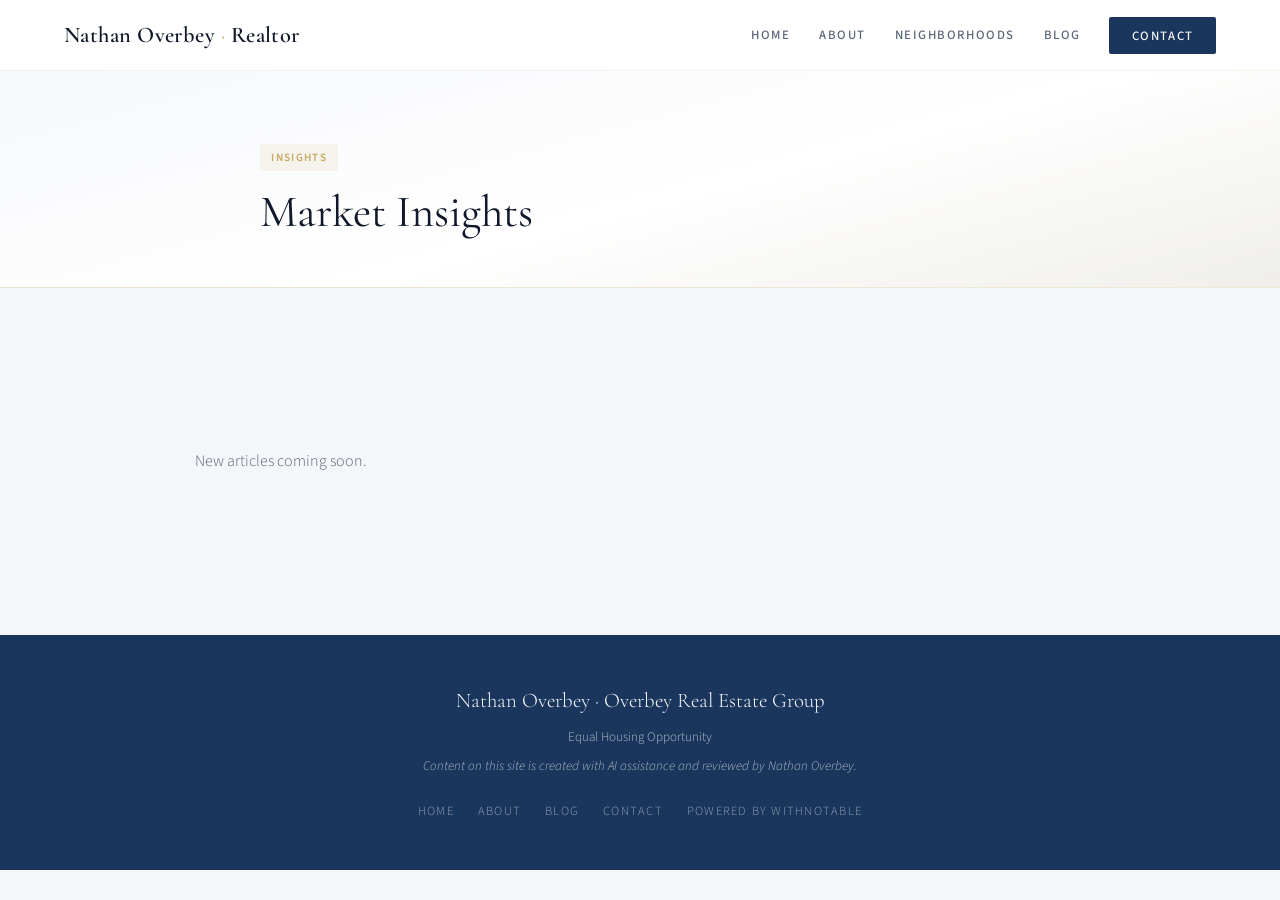
<file: blog/index.html>
<!DOCTYPE html>
<html lang="en">
<head>
    <meta charset="UTF-8">
    <meta name="viewport" content="width=device-width, initial-scale=1.0">
    <title>Blog | Nathan Overbey</title>
    <meta name="description" content="Market insights and neighborhood guides from Nathan Overbey.">
    <meta property="og:title" content="Blog | Nathan Overbey">
    <meta property="og:description" content="Market insights and neighborhood guides from Nathan Overbey.">
    <meta property="og:type" content="website">
    <link rel="preconnect" href="https://fonts.googleapis.com">
    <link rel="preconnect" href="https://fonts.gstatic.com" crossorigin>
    <link href="https://fonts.googleapis.com/css2?family=Cormorant+Garamond:ital,wght@0,400;0,500;0,600;0,700;1,400;1,500&family=Source+Sans+3:wght@300;400;500;600&display=swap" rel="stylesheet">
    <link rel="stylesheet" href="../css/styles.css">

</head>
<body>
    <nav id="navbar">
        <div class="nav-inner">
            <a href="../" class="nav-brand">Nathan Overbey <span>·</span> Realtor</a>
            <ul class="nav-links">
                <li><a href="../">Home</a></li>
                <li><a href="../about">About</a></li>
                <li><a href="../#neighborhoods">Neighborhoods</a></li>
                <li><a href="../blog">Blog</a></li>
                
                <li><a href="../contact" class="nav-cta">Contact</a></li>
            </ul>
            <button class="nav-toggle" aria-label="Menu"><span></span><span></span><span></span></button>
        </div>
    </nav>

    <div class="article-header">
        <div class="article-header-inner">
            <div class="meta-line"><span class="blog-card-category">Insights</span></div>
            <h1>Market Insights</h1>
        </div>
    </div>
    <section>
        <div class="section-inner">
            <div class="blog-grid" id="blog-posts">
                <p class="blog-empty">New articles coming soon.</p>
            </div>
        </div>
    </section>

    <footer>
        <div class="footer-brand">Nathan Overbey · Overbey Real Estate Group</div>
        <p>Equal Housing Opportunity</p>
        <p class="footer-disclaimer">Content on this site is created with AI assistance and reviewed by Nathan Overbey.</p>
        <div class="footer-links">
            <a href="../">Home</a>
            <a href="../about">About</a>
            <a href="../blog">Blog</a>
            <a href="../contact">Contact</a>
            <a href="https://withnotable.ai" target="_blank" rel="noopener noreferrer">Powered by withNotable</a>
        </div>
    </footer>
    <script>
        const observer = new IntersectionObserver((entries) => {
            entries.forEach(e => { if (e.isIntersecting) e.target.classList.add('visible'); });
        }, { threshold: 0.1, rootMargin: '0px 0px -50px 0px' });
        document.querySelectorAll('.fade-in').forEach(el => observer.observe(el));
        window.addEventListener('scroll', () => {
            const nav = document.getElementById('navbar');
            if (nav) nav.classList.toggle('scrolled', window.scrollY > 50);
        });
        const navToggle = document.querySelector('.nav-toggle');
        const navLinks = document.querySelector('.nav-links');
        if (navToggle && navLinks) {
            navToggle.addEventListener('click', () => { navLinks.classList.toggle('mobile-open'); navToggle.classList.toggle('active'); });
        }
        document.querySelectorAll('.faq-question').forEach(q => {
            q.addEventListener('click', () => {
                const item = q.parentElement;
                const wasOpen = item.classList.contains('open');
                document.querySelectorAll('.faq-item').forEach(i => i.classList.remove('open'));
                if (!wasOpen) item.classList.add('open');
            });
        });
    </script>
</body>
</html>
</file>
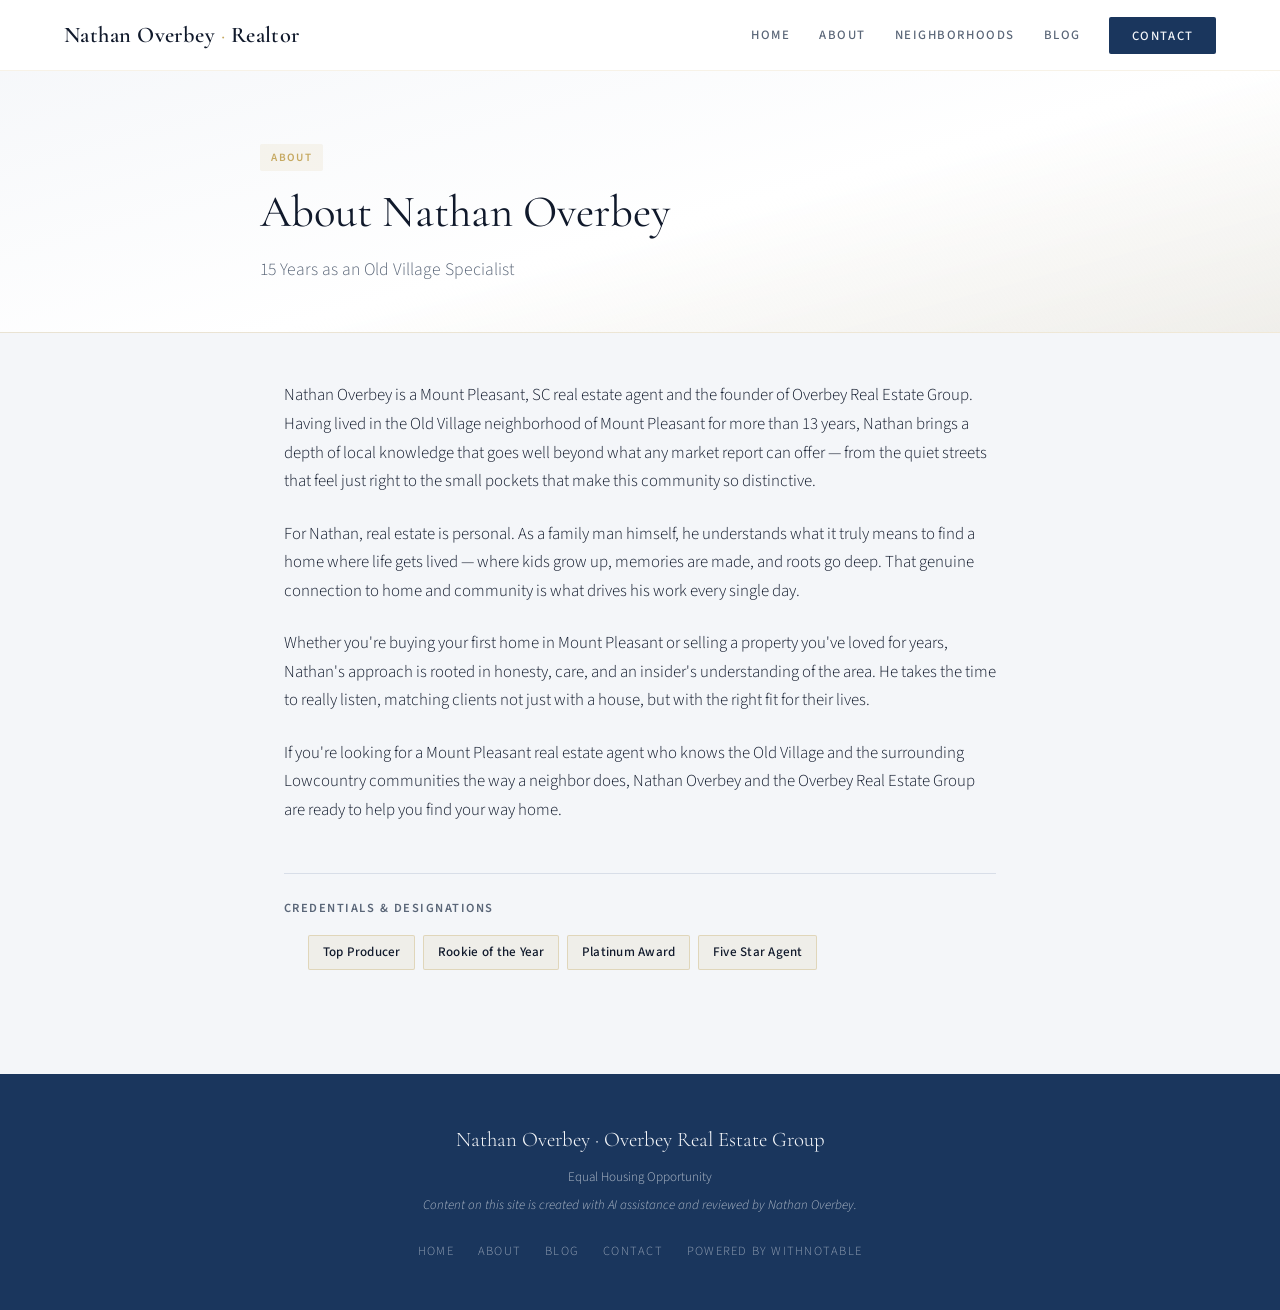
<file: about.html>
<!DOCTYPE html>
<html lang="en">
<head>
    <meta charset="UTF-8">
    <meta name="viewport" content="width=device-width, initial-scale=1.0">
    <title>About Nathan Overbey | Overbey Real Estate Group</title>
    <meta name="description" content="Old Village real estate specialist Nathan Overbey. 15 years expertise in Mount Pleasant, Sullivans Island, Isle of Palms. Spanish-fluent. Top Producer.">
    <meta property="og:title" content="About Nathan Overbey | Overbey Real Estate Group">
    <meta property="og:description" content="Old Village real estate specialist Nathan Overbey. 15 years expertise in Mount Pleasant, Sullivans Island, Isle of Palms. Spanish-fluent. Top Producer.">
    <meta property="og:type" content="website">
    <link rel="preconnect" href="https://fonts.googleapis.com">
    <link rel="preconnect" href="https://fonts.gstatic.com" crossorigin>
    <link href="https://fonts.googleapis.com/css2?family=Cormorant+Garamond:ital,wght@0,400;0,500;0,600;0,700;1,400;1,500&family=Source+Sans+3:wght@300;400;500;600&display=swap" rel="stylesheet">
    <link rel="stylesheet" href="css/styles.css">
    <script type="application/ld+json">
{"@context": "https://schema.org", "@type": "RealEstateAgent", "name": "Nathan Overbey", "jobTitle": "Real Estate Agent & Old Village Specialist", "telephone": "8439063930", "email": "nathan@nathanoverbeyrealestate.com", "url": "https://www.nathanoverbeyrealestate.com", "areaServed": [{"@type": "City", "name": "Mount Pleasant", "State": "South Carolina"}, {"@type": "City", "name": "Sullivans Island", "State": "South Carolina"}, {"@type": "City", "name": "Isle of Palms", "State": "South Carolina"}], "knowsAbout": ["Old Village Homes", "Old Mount Pleasant Real Estate", "Waterfront Properties", "Island Living", "First-Time Homebuyers"], "workLocation": [{"@type": "Place", "address": {"@type": "PostalAddress", "addressLocality": "Mount Pleasant", "addressRegion": "South Carolina", "postalCode": "29464", "addressCountry": "US"}}], "sameAs": "https://www.linkedin.com/in/nathanoverbey", "agentInteractionStatistic": [{"@type": "InteractionCounter", "interactionType": "https://schema.org/BuyAction", "userInteractionCount": "100+"}, {"@type": "InteractionCounter", "interactionType": "https://schema.org/SellAction", "userInteractionCount": "100+"}], "award": ["Top Producer", "Rookie of the Year", "Platinum Award", "Five Star Agent"], "yearsInBusiness": 15, "knowsLanguage": ["English", "Spanish"], "affiliation": {"@type": "Organization", "name": "Overbey Real Estate Group"}}
    </script>
</head>
<body>
    <nav id="navbar">
        <div class="nav-inner">
            <a href="./" class="nav-brand">Nathan Overbey <span>·</span> Realtor</a>
            <ul class="nav-links">
                <li><a href="./">Home</a></li>
                <li><a href="about">About</a></li>
                <li><a href="./#neighborhoods">Neighborhoods</a></li>
                <li><a href="blog">Blog</a></li>
                
                <li><a href="contact" class="nav-cta">Contact</a></li>
            </ul>
            <button class="nav-toggle" aria-label="Menu"><span></span><span></span><span></span></button>
        </div>
    </nav>

    <div class="article-header">
        <div class="article-header-inner">
            <div class="meta-line"><span class="blog-card-category">About</span></div>
            <h1>About Nathan Overbey</h1>
            <p class="article-lede">15 Years as an Old Village Specialist</p>
        </div>
    </div>
    <div class="article-body"><p>Nathan Overbey is a Mount Pleasant, SC real estate agent and the founder of Overbey Real Estate Group. Having lived in the Old Village neighborhood of Mount Pleasant for more than 13 years, Nathan brings a depth of local knowledge that goes well beyond what any market report can offer — from the quiet streets that feel just right to the small pockets that make this community so distinctive.</p><p>For Nathan, real estate is personal. As a family man himself, he understands what it truly means to find a home where life gets lived — where kids grow up, memories are made, and roots go deep. That genuine connection to home and community is what drives his work every single day.</p><p>Whether you're buying your first home in Mount Pleasant or selling a property you've loved for years, Nathan's approach is rooted in honesty, care, and an insider's understanding of the area. He takes the time to really listen, matching clients not just with a house, but with the right fit for their lives.</p><p>If you're looking for a Mount Pleasant real estate agent who knows the Old Village and the surrounding Lowcountry communities the way a neighbor does, Nathan Overbey and the Overbey Real Estate Group are ready to help you find your way home.</p>
                <div class="awards-block fade-in" aria-label="Credentials">
                    <div class="awards-label">Credentials &amp; Designations</div>
                    <ul class="awards-chips"><li class="award-chip">Top Producer</li><li class="award-chip">Rookie of the Year</li><li class="award-chip">Platinum Award</li><li class="award-chip">Five Star Agent</li></ul>
                </div>
    </div>

    <footer>
        <div class="footer-brand">Nathan Overbey · Overbey Real Estate Group</div>
        <p>Equal Housing Opportunity</p>
        <p class="footer-disclaimer">Content on this site is created with AI assistance and reviewed by Nathan Overbey.</p>
        <div class="footer-links">
            <a href="./">Home</a>
            <a href="about">About</a>
            <a href="blog">Blog</a>
            <a href="contact">Contact</a>
            <a href="https://withnotable.ai" target="_blank" rel="noopener noreferrer">Powered by withNotable</a>
        </div>
    </footer>
    <script>
        const observer = new IntersectionObserver((entries) => {
            entries.forEach(e => { if (e.isIntersecting) e.target.classList.add('visible'); });
        }, { threshold: 0.1, rootMargin: '0px 0px -50px 0px' });
        document.querySelectorAll('.fade-in').forEach(el => observer.observe(el));
        window.addEventListener('scroll', () => {
            const nav = document.getElementById('navbar');
            if (nav) nav.classList.toggle('scrolled', window.scrollY > 50);
        });
        const navToggle = document.querySelector('.nav-toggle');
        const navLinks = document.querySelector('.nav-links');
        if (navToggle && navLinks) {
            navToggle.addEventListener('click', () => { navLinks.classList.toggle('mobile-open'); navToggle.classList.toggle('active'); });
        }
        document.querySelectorAll('.faq-question').forEach(q => {
            q.addEventListener('click', () => {
                const item = q.parentElement;
                const wasOpen = item.classList.contains('open');
                document.querySelectorAll('.faq-item').forEach(i => i.classList.remove('open'));
                if (!wasOpen) item.classList.add('open');
            });
        });
    </script>
</body>
</html>
</file>
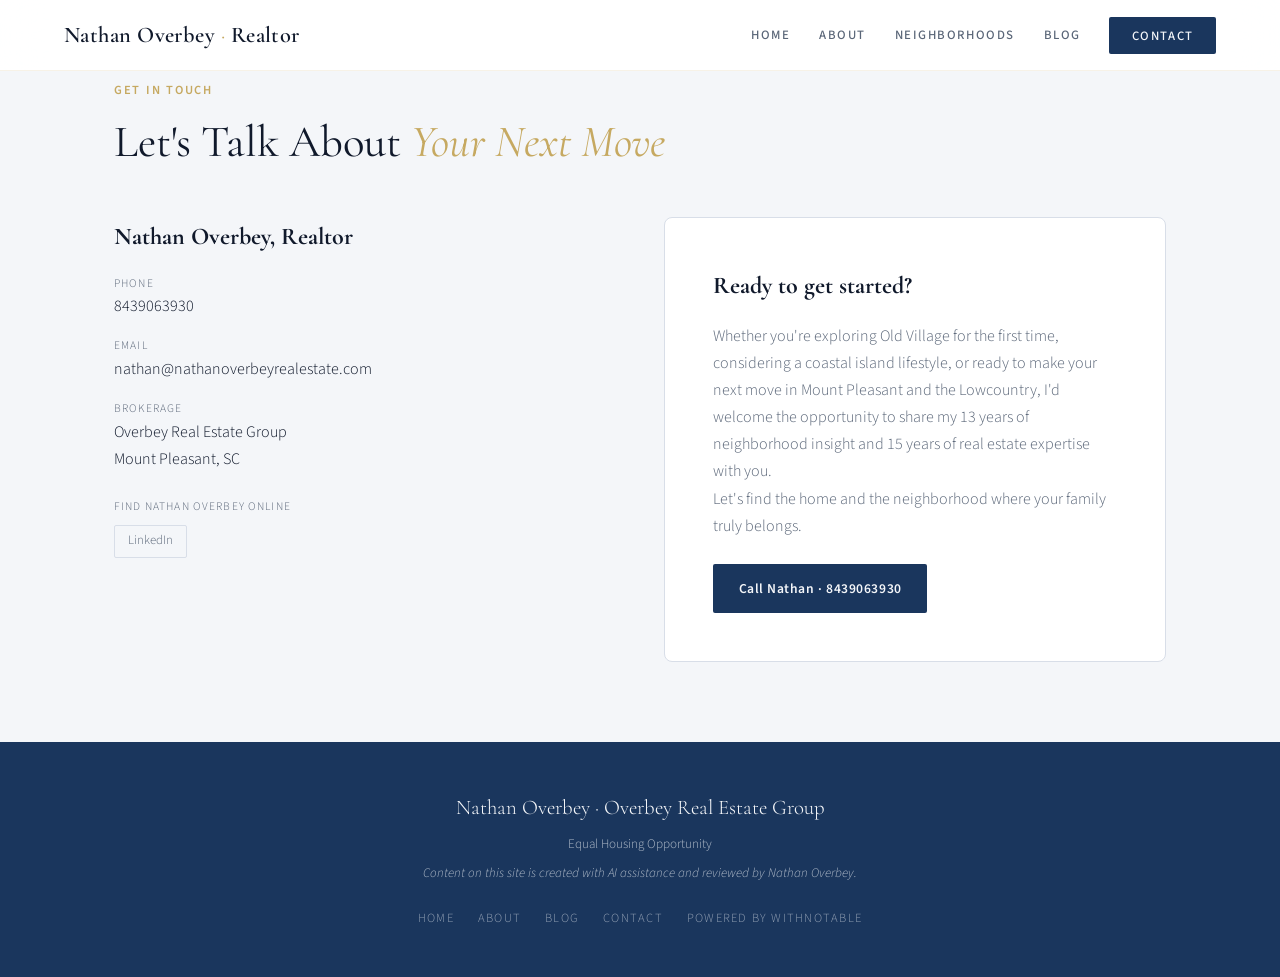
<file: contact.html>
<!DOCTYPE html>
<html lang="en">
<head>
    <meta charset="UTF-8">
    <meta name="viewport" content="width=device-width, initial-scale=1.0">
    <title>Contact Nathan Overbey</title>
    <meta name="description" content="Get in touch with Nathan Overbey, your Mount Pleasant real estate expert.">
    <meta property="og:title" content="Contact Nathan Overbey">
    <meta property="og:description" content="Get in touch with Nathan Overbey, your Mount Pleasant real estate expert.">
    <meta property="og:type" content="website">
    <link rel="preconnect" href="https://fonts.googleapis.com">
    <link rel="preconnect" href="https://fonts.gstatic.com" crossorigin>
    <link href="https://fonts.googleapis.com/css2?family=Cormorant+Garamond:ital,wght@0,400;0,500;0,600;0,700;1,400;1,500&family=Source+Sans+3:wght@300;400;500;600&display=swap" rel="stylesheet">
    <link rel="stylesheet" href="css/styles.css">

</head>
<body>
    <nav id="navbar">
        <div class="nav-inner">
            <a href="./" class="nav-brand">Nathan Overbey <span>·</span> Realtor</a>
            <ul class="nav-links">
                <li><a href="./">Home</a></li>
                <li><a href="about">About</a></li>
                <li><a href="./#neighborhoods">Neighborhoods</a></li>
                <li><a href="blog">Blog</a></li>
                
                <li><a href="contact" class="nav-cta">Contact</a></li>
            </ul>
            <button class="nav-toggle" aria-label="Menu"><span></span><span></span><span></span></button>
        </div>
    </nav>

    <section class="contact" id="contact">
        <div class="section-inner">
            <div class="section-label">Get In Touch</div>
            <h2 class="section-title">Let's Talk About <em>Your Next Move</em></h2>
            <div class="contact-grid">
                <div class="contact-info">
                    <h3>Nathan Overbey, Realtor</h3>
                    <div class="contact-detail"><div class="detail-label">Phone</div><div class="detail-value"><a href="tel:8439063930">8439063930</a></div></div>
                    <div class="contact-detail"><div class="detail-label">Email</div><div class="detail-value"><a href="mailto:nathan@nathanoverbeyrealestate.com">nathan@nathanoverbeyrealestate.com</a></div></div>
                    <div class="contact-detail"><div class="detail-label">Brokerage</div><div class="detail-value">Overbey Real Estate Group<br>Mount Pleasant, SC</div></div>
                    <div class="contact-profiles"><div class="detail-label">Find Nathan Overbey Online</div><div class="profile-links"><a href=" www.linkedin.com/in/nathanoverbey" target="_blank" rel="noopener noreferrer" class="profile-link">LinkedIn</a></div></div>
                </div>
                <div class="contact-cta">
                    <h3>Ready to get started?</h3>
                    <div class="cta-copy"><p>Whether you're exploring Old Village for the first time, considering a coastal island lifestyle, or ready to make your next move in Mount Pleasant and the Lowcountry, I'd welcome the opportunity to share my 13 years of neighborhood insight and 15 years of real estate expertise with you.</p><p>Let's find the home and the neighborhood where your family truly belongs.</p></div>
                    <p class="contact-cta-primary"><a href="tel:8439063930" class="btn-primary">Call Nathan · 8439063930</a></p>
                    
                </div>
            </div>
        </div>
    </section>

    <footer>
        <div class="footer-brand">Nathan Overbey · Overbey Real Estate Group</div>
        <p>Equal Housing Opportunity</p>
        <p class="footer-disclaimer">Content on this site is created with AI assistance and reviewed by Nathan Overbey.</p>
        <div class="footer-links">
            <a href="./">Home</a>
            <a href="about">About</a>
            <a href="blog">Blog</a>
            <a href="contact">Contact</a>
            <a href="https://withnotable.ai" target="_blank" rel="noopener noreferrer">Powered by withNotable</a>
        </div>
    </footer>
    <script>
        const observer = new IntersectionObserver((entries) => {
            entries.forEach(e => { if (e.isIntersecting) e.target.classList.add('visible'); });
        }, { threshold: 0.1, rootMargin: '0px 0px -50px 0px' });
        document.querySelectorAll('.fade-in').forEach(el => observer.observe(el));
        window.addEventListener('scroll', () => {
            const nav = document.getElementById('navbar');
            if (nav) nav.classList.toggle('scrolled', window.scrollY > 50);
        });
        const navToggle = document.querySelector('.nav-toggle');
        const navLinks = document.querySelector('.nav-links');
        if (navToggle && navLinks) {
            navToggle.addEventListener('click', () => { navLinks.classList.toggle('mobile-open'); navToggle.classList.toggle('active'); });
        }
        document.querySelectorAll('.faq-question').forEach(q => {
            q.addEventListener('click', () => {
                const item = q.parentElement;
                const wasOpen = item.classList.contains('open');
                document.querySelectorAll('.faq-item').forEach(i => i.classList.remove('open'));
                if (!wasOpen) item.classList.add('open');
            });
        });
    </script>
</body>
</html>
</file>
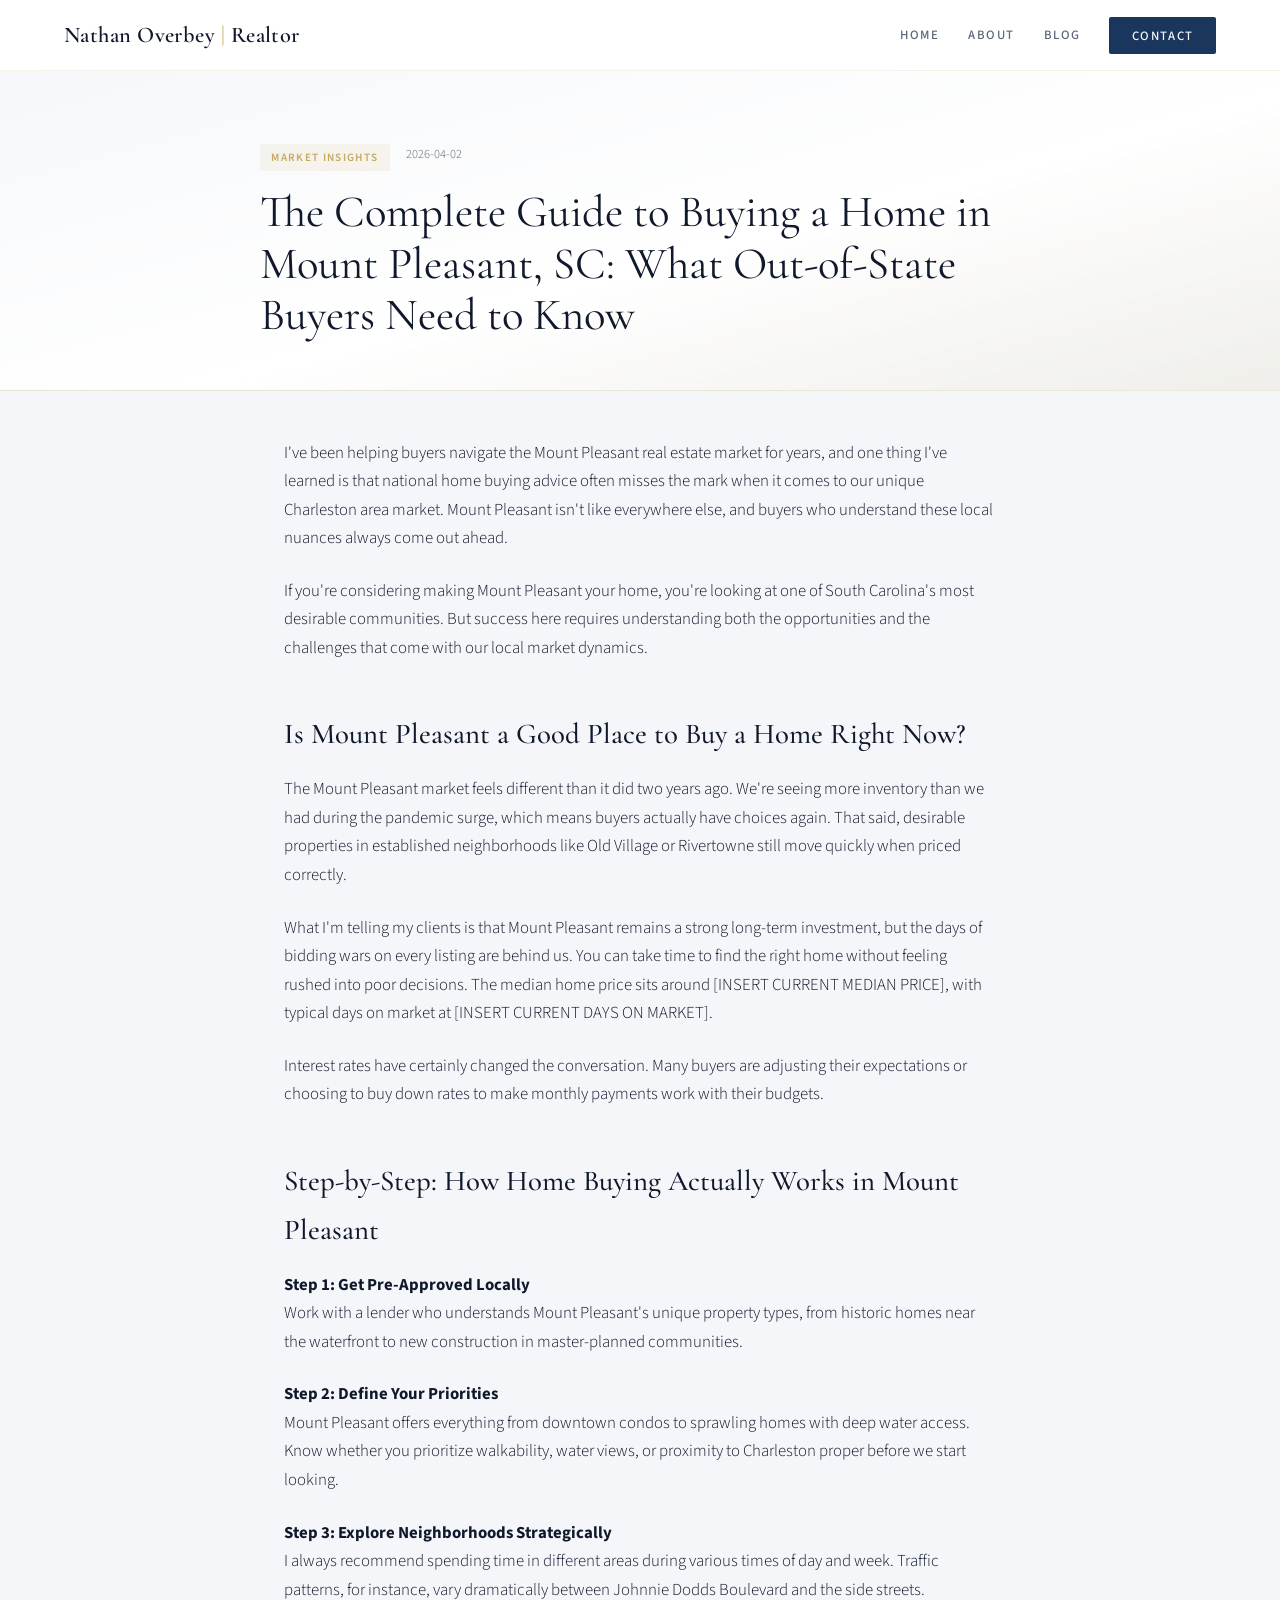
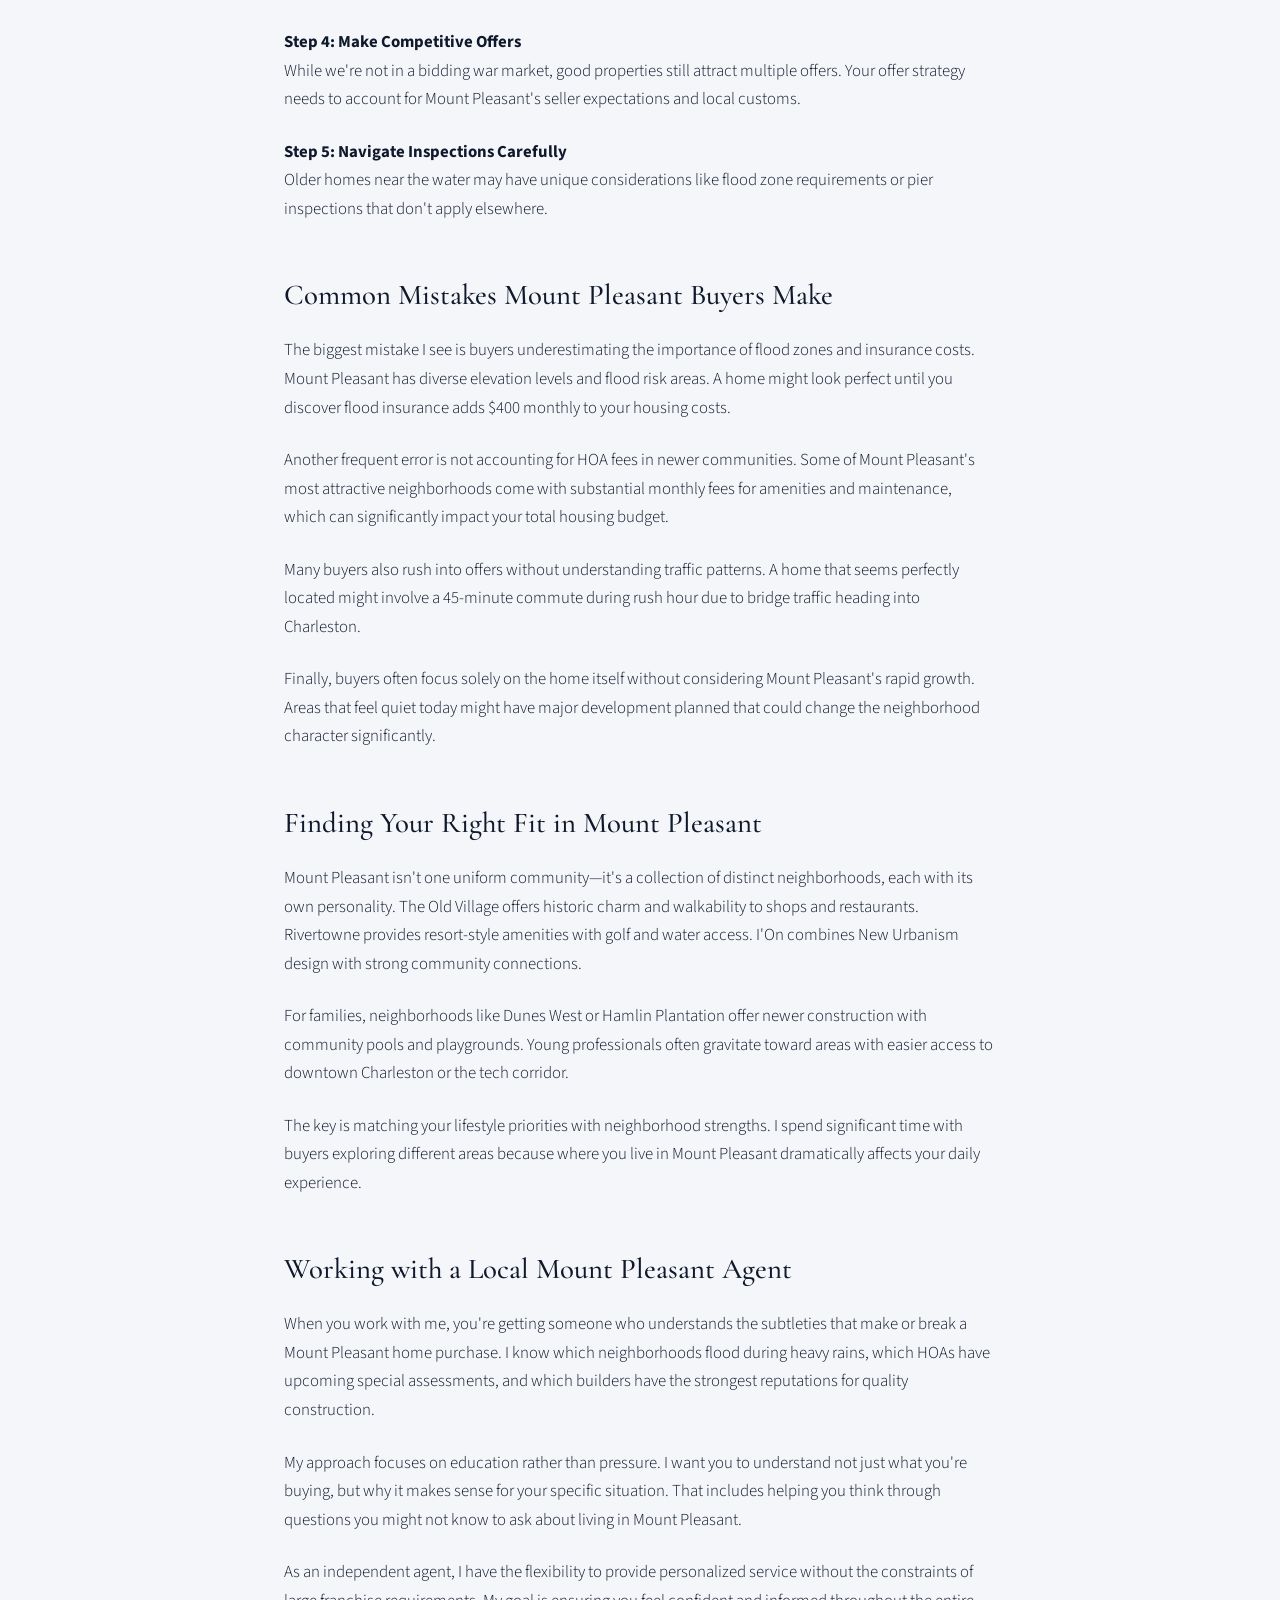
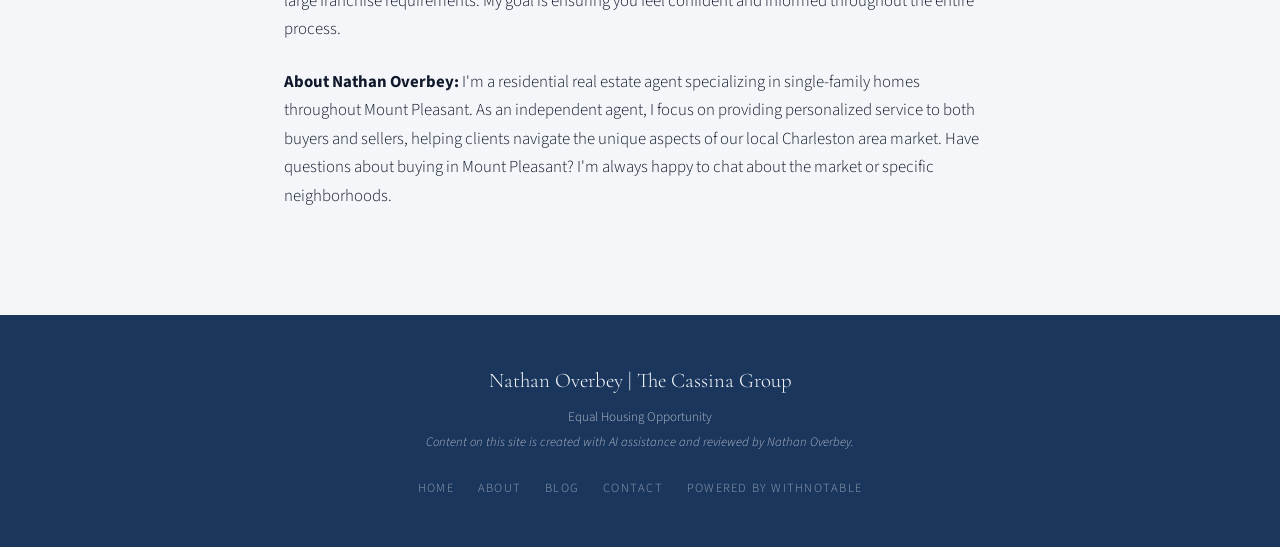
<file: blog/complete-guide-buying-home-mount-pleasant-sc.html>
<!DOCTYPE html>
<html lang="en">
<head>
    <meta charset="UTF-8">
    <meta name="viewport" content="width=device-width, initial-scale=1.0">
    <title>The Complete Guide to Buying a Home in Mount Pleasant, SC: What Out-of-State Buyers Need to Know | Nathan Overbey</title>
    <meta name="description" content="Insider's guide to buying homes in Mount Pleasant, SC. Learn the local market, avoid common mistakes, and navigate the buying process with expert advice.">
    <meta name="author" content="Nathan Overbey">
    <link rel="preconnect" href="https://fonts.googleapis.com">
    <link rel="preconnect" href="https://fonts.gstatic.com" crossorigin>
    <link href="https://fonts.googleapis.com/css2?family=Cormorant+Garamond:ital,wght@0,400;0,500;0,600;0,700;1,400;1,500&family=Source+Sans+3:wght@300;400;500;600&display=swap" rel="stylesheet">
    <link rel="stylesheet" href="../css/styles.css">
    <script type="application/ld+json">
    {
        "@context": "https://schema.org",
        "@type": "BlogPosting",
        "headline": "The Complete Guide to Buying a Home in Mount Pleasant, SC: What Out-of-State Buyers Need to Know",
        "author": {
            "@type": "RealEstateAgent",
            "name": "Nathan Overbey"
        },
        "datePublished": "2026-04-02",
        "publisher": {
            "@type": "RealEstateAgent",
            "name": "Nathan Overbey"
        }
    }
    </script>
</head>
<body>
    <nav id="navbar">
        <div class="nav-inner">
            <a href="../index.html" class="nav-brand">Nathan Overbey <span>|</span> Realtor</a>
            <ul class="nav-links">
                <li><a href="../index.html">Home</a></li>
                <li><a href="../about.html">About</a></li>
                <li><a href="index.html">Blog</a></li>
                <li><a href="../contact.html" class="nav-cta">Contact</a></li>
            </ul>
            <button class="nav-toggle" aria-label="Menu">
                <span></span><span></span><span></span>
            </button>
        </div>
    </nav>

    <div class="article-header">
        <div class="article-header-inner">
            <div class="meta-line">
                <span class="blog-card-category">Market Insights</span>
                <span>2026-04-02</span>
            </div>
            <h1>The Complete Guide to Buying a Home in Mount Pleasant, SC: What Out-of-State Buyers Need to Know</h1>
        </div>
    </div>

    <div class="article-body">
        <p>I've been helping buyers navigate the Mount Pleasant real estate market for years, and one thing I've learned is that national home buying advice often misses the mark when it comes to our unique Charleston area market. Mount Pleasant isn't like everywhere else, and buyers who understand these local nuances always come out ahead.</p>

<p>If you're considering making Mount Pleasant your home, you're looking at one of South Carolina's most desirable communities. But success here requires understanding both the opportunities and the challenges that come with our local market dynamics.</p>

<h2>Is Mount Pleasant a Good Place to Buy a Home Right Now?</h2>

<p>The Mount Pleasant market feels different than it did two years ago. We're seeing more inventory than we had during the pandemic surge, which means buyers actually have choices again. That said, desirable properties in established neighborhoods like Old Village or Rivertowne still move quickly when priced correctly.</p>

<p>What I'm telling my clients is that Mount Pleasant remains a strong long-term investment, but the days of bidding wars on every listing are behind us. You can take time to find the right home without feeling rushed into poor decisions. The median home price sits around [INSERT CURRENT MEDIAN PRICE], with typical days on market at [INSERT CURRENT DAYS ON MARKET].</p>

<p>Interest rates have certainly changed the conversation. Many buyers are adjusting their expectations or choosing to buy down rates to make monthly payments work with their budgets.</p>

<h2>Step-by-Step: How Home Buying Actually Works in Mount Pleasant</h2>

<p><strong>Step 1: Get Pre-Approved Locally</strong><br>
Work with a lender who understands Mount Pleasant's unique property types, from historic homes near the waterfront to new construction in master-planned communities.</p>

<p><strong>Step 2: Define Your Priorities</strong><br>
Mount Pleasant offers everything from downtown condos to sprawling homes with deep water access. Know whether you prioritize walkability, water views, or proximity to Charleston proper before we start looking.</p>

<p><strong>Step 3: Explore Neighborhoods Strategically</strong><br>
I always recommend spending time in different areas during various times of day and week. Traffic patterns, for instance, vary dramatically between Johnnie Dodds Boulevard and the side streets.</p>

<p><strong>Step 4: Make Competitive Offers</strong><br>
While we're not in a bidding war market, good properties still attract multiple offers. Your offer strategy needs to account for Mount Pleasant's seller expectations and local customs.</p>

<p><strong>Step 5: Navigate Inspections Carefully</strong><br>
Older homes near the water may have unique considerations like flood zone requirements or pier inspections that don't apply elsewhere.</p>

<h2>Common Mistakes Mount Pleasant Buyers Make</h2>

<p>The biggest mistake I see is buyers underestimating the importance of flood zones and insurance costs. Mount Pleasant has diverse elevation levels and flood risk areas. A home might look perfect until you discover flood insurance adds $400 monthly to your housing costs.</p>

<p>Another frequent error is not accounting for HOA fees in newer communities. Some of Mount Pleasant's most attractive neighborhoods come with substantial monthly fees for amenities and maintenance, which can significantly impact your total housing budget.</p>

<p>Many buyers also rush into offers without understanding traffic patterns. A home that seems perfectly located might involve a 45-minute commute during rush hour due to bridge traffic heading into Charleston.</p>

<p>Finally, buyers often focus solely on the home itself without considering Mount Pleasant's rapid growth. Areas that feel quiet today might have major development planned that could change the neighborhood character significantly.</p>

<h2>Finding Your Right Fit in Mount Pleasant</h2>

<p>Mount Pleasant isn't one uniform community—it's a collection of distinct neighborhoods, each with its own personality. The Old Village offers historic charm and walkability to shops and restaurants. Rivertowne provides resort-style amenities with golf and water access. I'On combines New Urbanism design with strong community connections.</p>

<p>For families, neighborhoods like Dunes West or Hamlin Plantation offer newer construction with community pools and playgrounds. Young professionals often gravitate toward areas with easier access to downtown Charleston or the tech corridor.</p>

<p>The key is matching your lifestyle priorities with neighborhood strengths. I spend significant time with buyers exploring different areas because where you live in Mount Pleasant dramatically affects your daily experience.</p>

<h2>Working with a Local Mount Pleasant Agent</h2>

<p>When you work with me, you're getting someone who understands the subtleties that make or break a Mount Pleasant home purchase. I know which neighborhoods flood during heavy rains, which HOAs have upcoming special assessments, and which builders have the strongest reputations for quality construction.</p>

<p>My approach focuses on education rather than pressure. I want you to understand not just what you're buying, but why it makes sense for your specific situation. That includes helping you think through questions you might not know to ask about living in Mount Pleasant.</p>

<p>As an independent agent, I have the flexibility to provide personalized service without the constraints of large franchise requirements. My goal is ensuring you feel confident and informed throughout the entire process.</p>

<p><strong>About Nathan Overbey:</strong> I'm a residential real estate agent specializing in single-family homes throughout Mount Pleasant. As an independent agent, I focus on providing personalized service to both buyers and sellers, helping clients navigate the unique aspects of our local Charleston area market. Have questions about buying in Mount Pleasant? I'm always happy to chat about the market or specific neighborhoods.</p>
    </div>

    <footer>
        <div class="footer-brand">Nathan Overbey | The Cassina Group</div>
        <p>Equal Housing Opportunity</p>
        <p style="margin-top:4px;font-style:italic;font-size:0.8rem;">Content on this site is created with AI assistance and reviewed by Nathan Overbey.</p>
        <div class="footer-links">
            <a href="../index.html">Home</a>
            <a href="../about.html">About</a>
            <a href="index.html">Blog</a>
            <a href="../contact.html">Contact</a>
            <a href="https://withnotable.ai">Powered by withNotable</a>
        </div>
    </footer>

    <script>
        // Scroll-triggered fade-in
        const observer = new IntersectionObserver((entries) => {
            entries.forEach(entry => { if (entry.isIntersecting) entry.target.classList.add('visible'); });
        }, { threshold: 0.1, rootMargin: '0px 0px -50px 0px' });
        document.querySelectorAll('.fade-in').forEach(el => observer.observe(el));

        // Nav scroll state
        window.addEventListener('scroll', () => {
            document.getElementById('navbar').classList.toggle('scrolled', window.scrollY > 50);
        });

        // Hamburger menu
        const navToggle = document.querySelector('.nav-toggle');
        const navLinks = document.querySelector('.nav-links');
        if (navToggle && navLinks) {
            navToggle.addEventListener('click', () => {
                navLinks.classList.toggle('mobile-open');
                navToggle.classList.toggle('active');
            });
            navLinks.querySelectorAll('a').forEach(link => {
                link.addEventListener('click', () => {
                    navLinks.classList.remove('mobile-open');
                    navToggle.classList.remove('active');
                });
            });
        }
    </script>
</body>
</html>
</file>
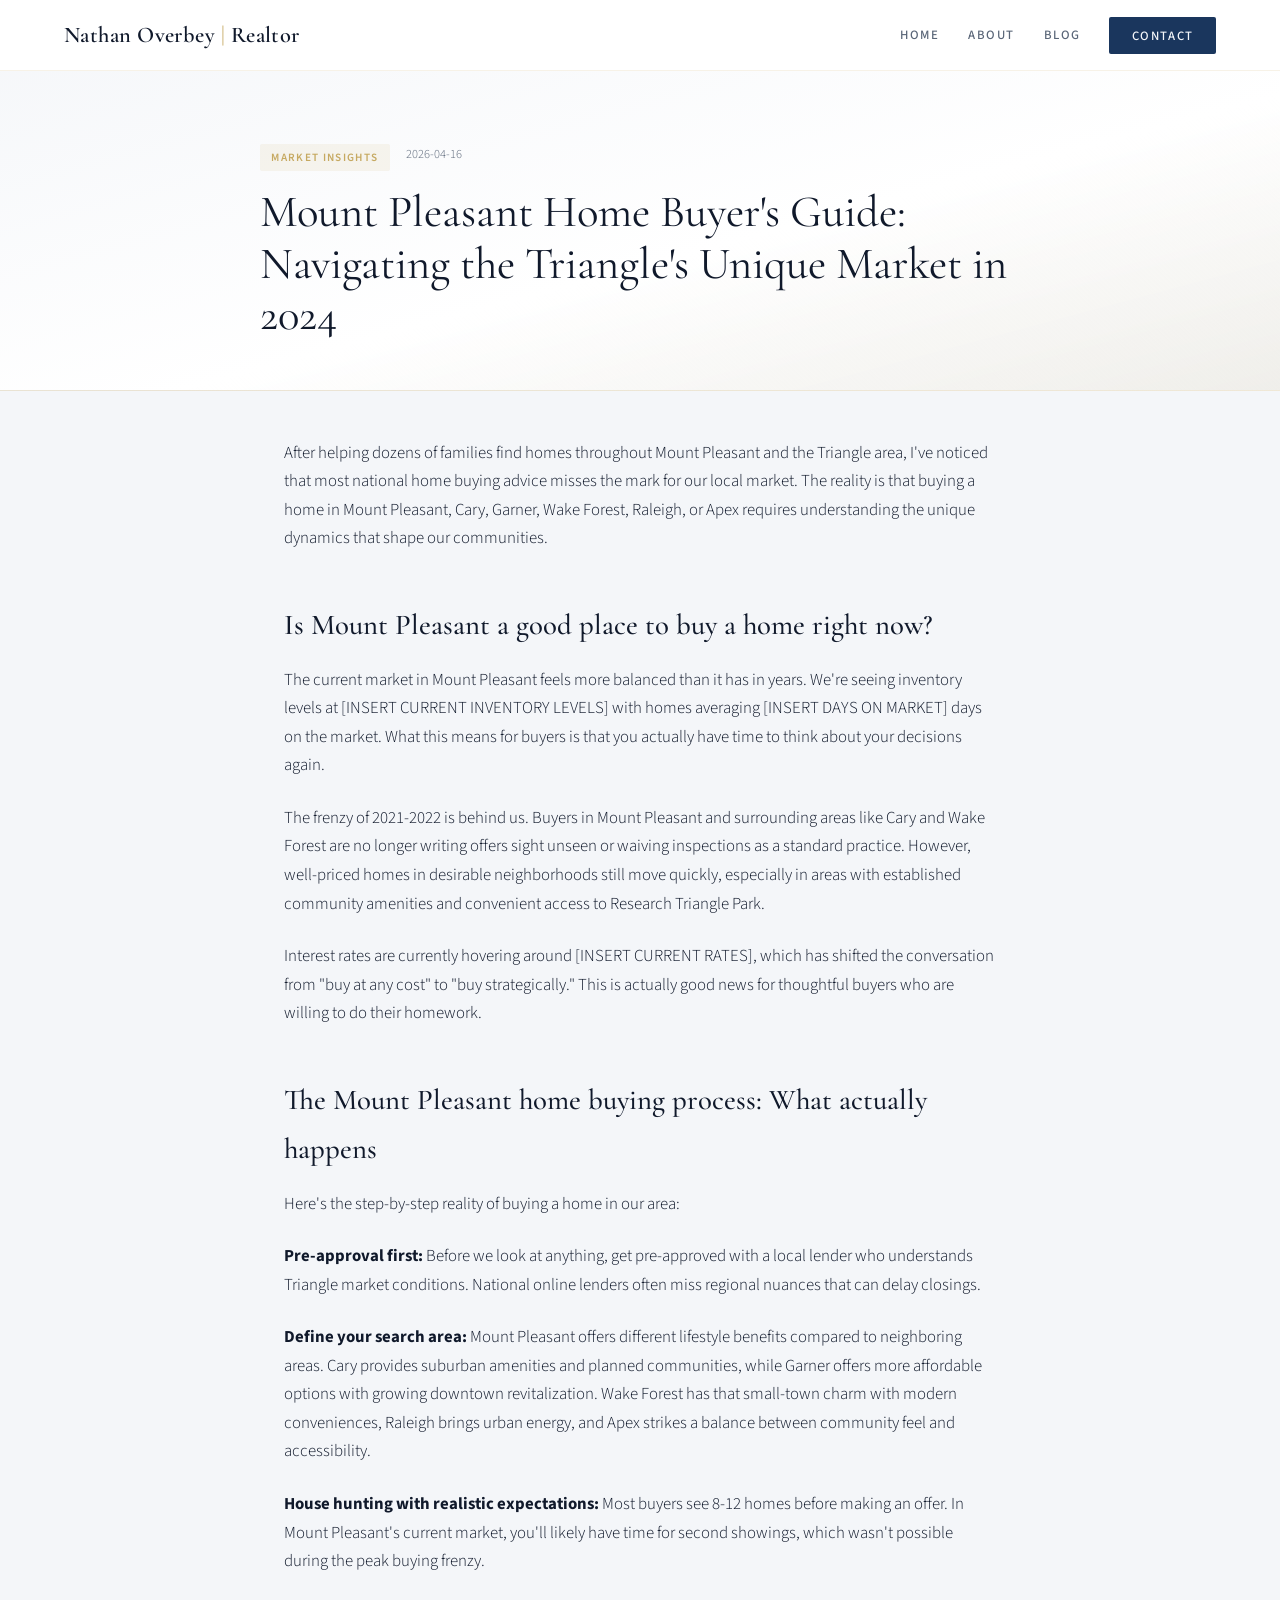
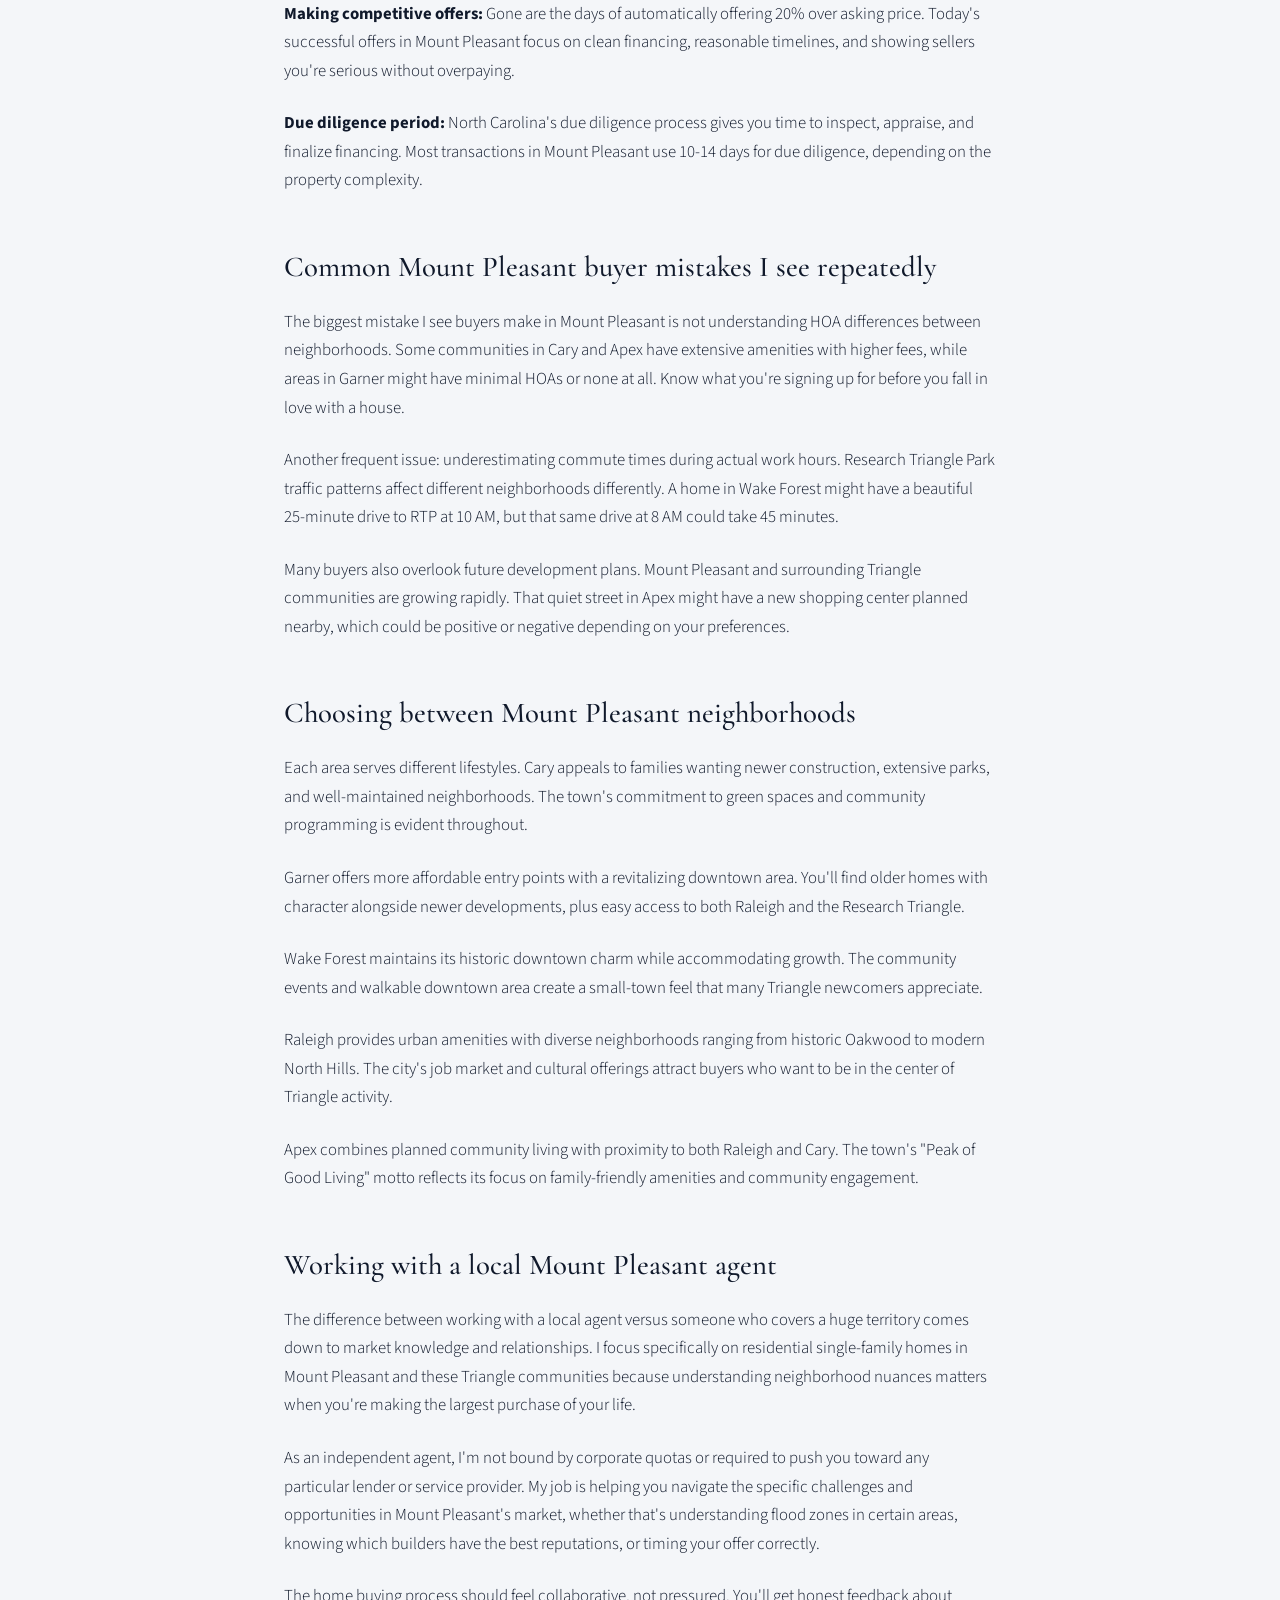
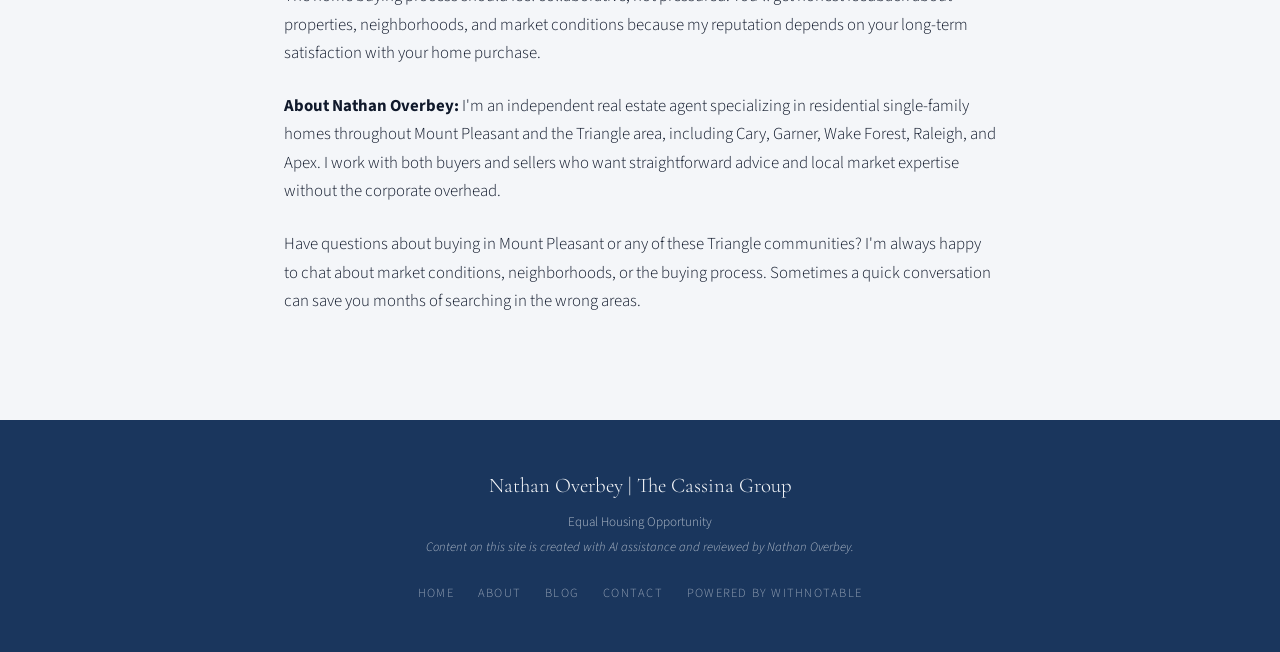
<file: blog/mount-pleasant-home-buyers-guide-triangle-market-2024.html>
<!DOCTYPE html>
<html lang="en">
<head>
    <meta charset="UTF-8">
    <meta name="viewport" content="width=device-width, initial-scale=1.0">
    <title>Mount Pleasant Home Buyer's Guide: Navigating the Triangle's Unique Market in 2024 | Nathan Overbey</title>
    <meta name="description" content="Complete guide to buying homes in Mount Pleasant, SC and surrounding Triangle areas. Local insights on neighborhoods, process, and common mistakes to avoid.">
    <meta name="author" content="Nathan Overbey">
    <link rel="preconnect" href="https://fonts.googleapis.com">
    <link rel="preconnect" href="https://fonts.gstatic.com" crossorigin>
    <link href="https://fonts.googleapis.com/css2?family=Cormorant+Garamond:ital,wght@0,400;0,500;0,600;0,700;1,400;1,500&family=Source+Sans+3:wght@300;400;500;600&display=swap" rel="stylesheet">
    <link rel="stylesheet" href="../css/styles.css">
    <script type="application/ld+json">
    {
        "@context": "https://schema.org",
        "@type": "BlogPosting",
        "headline": "Mount Pleasant Home Buyer's Guide: Navigating the Triangle's Unique Market in 2024",
        "author": {
            "@type": "RealEstateAgent",
            "name": "Nathan Overbey"
        },
        "datePublished": "2026-04-16",
        "publisher": {
            "@type": "RealEstateAgent",
            "name": "Nathan Overbey"
        }
    }
    </script>
</head>
<body>
    <nav id="navbar">
        <div class="nav-inner">
            <a href="../index.html" class="nav-brand">Nathan Overbey <span>|</span> Realtor</a>
            <ul class="nav-links">
                <li><a href="../index.html">Home</a></li>
                <li><a href="../about.html">About</a></li>
                <li><a href="index.html">Blog</a></li>
                <li><a href="../contact.html" class="nav-cta">Contact</a></li>
            </ul>
            <button class="nav-toggle" aria-label="Menu">
                <span></span><span></span><span></span>
            </button>
        </div>
    </nav>

    <div class="article-header">
        <div class="article-header-inner">
            <div class="meta-line">
                <span class="blog-card-category">Market Insights</span>
                <span>2026-04-16</span>
            </div>
            <h1>Mount Pleasant Home Buyer's Guide: Navigating the Triangle's Unique Market in 2024</h1>
        </div>
    </div>

    <div class="article-body">
        <p>After helping dozens of families find homes throughout Mount Pleasant and the Triangle area, I've noticed that most national home buying advice misses the mark for our local market. The reality is that buying a home in Mount Pleasant, Cary, Garner, Wake Forest, Raleigh, or Apex requires understanding the unique dynamics that shape our communities.</p>

<h2>Is Mount Pleasant a good place to buy a home right now?</h2>

<p>The current market in Mount Pleasant feels more balanced than it has in years. We're seeing inventory levels at [INSERT CURRENT INVENTORY LEVELS] with homes averaging [INSERT DAYS ON MARKET] days on the market. What this means for buyers is that you actually have time to think about your decisions again.</p>

<p>The frenzy of 2021-2022 is behind us. Buyers in Mount Pleasant and surrounding areas like Cary and Wake Forest are no longer writing offers sight unseen or waiving inspections as a standard practice. However, well-priced homes in desirable neighborhoods still move quickly, especially in areas with established community amenities and convenient access to Research Triangle Park.</p>

<p>Interest rates are currently hovering around [INSERT CURRENT RATES], which has shifted the conversation from "buy at any cost" to "buy strategically." This is actually good news for thoughtful buyers who are willing to do their homework.</p>

<h2>The Mount Pleasant home buying process: What actually happens</h2>

<p>Here's the step-by-step reality of buying a home in our area:</p>

<p><strong>Pre-approval first:</strong> Before we look at anything, get pre-approved with a local lender who understands Triangle market conditions. National online lenders often miss regional nuances that can delay closings.</p>

<p><strong>Define your search area:</strong> Mount Pleasant offers different lifestyle benefits compared to neighboring areas. Cary provides suburban amenities and planned communities, while Garner offers more affordable options with growing downtown revitalization. Wake Forest has that small-town charm with modern conveniences, Raleigh brings urban energy, and Apex strikes a balance between community feel and accessibility.</p>

<p><strong>House hunting with realistic expectations:</strong> Most buyers see 8-12 homes before making an offer. In Mount Pleasant's current market, you'll likely have time for second showings, which wasn't possible during the peak buying frenzy.</p>

<p><strong>Making competitive offers:</strong> Gone are the days of automatically offering 20% over asking price. Today's successful offers in Mount Pleasant focus on clean financing, reasonable timelines, and showing sellers you're serious without overpaying.</p>

<p><strong>Due diligence period:</strong> North Carolina's due diligence process gives you time to inspect, appraise, and finalize financing. Most transactions in Mount Pleasant use 10-14 days for due diligence, depending on the property complexity.</p>

<h2>Common Mount Pleasant buyer mistakes I see repeatedly</h2>

<p>The biggest mistake I see buyers make in Mount Pleasant is not understanding HOA differences between neighborhoods. Some communities in Cary and Apex have extensive amenities with higher fees, while areas in Garner might have minimal HOAs or none at all. Know what you're signing up for before you fall in love with a house.</p>

<p>Another frequent issue: underestimating commute times during actual work hours. Research Triangle Park traffic patterns affect different neighborhoods differently. A home in Wake Forest might have a beautiful 25-minute drive to RTP at 10 AM, but that same drive at 8 AM could take 45 minutes.</p>

<p>Many buyers also overlook future development plans. Mount Pleasant and surrounding Triangle communities are growing rapidly. That quiet street in Apex might have a new shopping center planned nearby, which could be positive or negative depending on your preferences.</p>

<h2>Choosing between Mount Pleasant neighborhoods</h2>

<p>Each area serves different lifestyles. Cary appeals to families wanting newer construction, extensive parks, and well-maintained neighborhoods. The town's commitment to green spaces and community programming is evident throughout.</p>

<p>Garner offers more affordable entry points with a revitalizing downtown area. You'll find older homes with character alongside newer developments, plus easy access to both Raleigh and the Research Triangle.</p>

<p>Wake Forest maintains its historic downtown charm while accommodating growth. The community events and walkable downtown area create a small-town feel that many Triangle newcomers appreciate.</p>

<p>Raleigh provides urban amenities with diverse neighborhoods ranging from historic Oakwood to modern North Hills. The city's job market and cultural offerings attract buyers who want to be in the center of Triangle activity.</p>

<p>Apex combines planned community living with proximity to both Raleigh and Cary. The town's "Peak of Good Living" motto reflects its focus on family-friendly amenities and community engagement.</p>

<h2>Working with a local Mount Pleasant agent</h2>

<p>The difference between working with a local agent versus someone who covers a huge territory comes down to market knowledge and relationships. I focus specifically on residential single-family homes in Mount Pleasant and these Triangle communities because understanding neighborhood nuances matters when you're making the largest purchase of your life.</p>

<p>As an independent agent, I'm not bound by corporate quotas or required to push you toward any particular lender or service provider. My job is helping you navigate the specific challenges and opportunities in Mount Pleasant's market, whether that's understanding flood zones in certain areas, knowing which builders have the best reputations, or timing your offer correctly.</p>

<p>The home buying process should feel collaborative, not pressured. You'll get honest feedback about properties, neighborhoods, and market conditions because my reputation depends on your long-term satisfaction with your home purchase.</p>

<p><strong>About Nathan Overbey:</strong> I'm an independent real estate agent specializing in residential single-family homes throughout Mount Pleasant and the Triangle area, including Cary, Garner, Wake Forest, Raleigh, and Apex. I work with both buyers and sellers who want straightforward advice and local market expertise without the corporate overhead.</p>

<p>Have questions about buying in Mount Pleasant or any of these Triangle communities? I'm always happy to chat about market conditions, neighborhoods, or the buying process. Sometimes a quick conversation can save you months of searching in the wrong areas.</p>
    </div>

    <footer>
        <div class="footer-brand">Nathan Overbey | The Cassina Group</div>
        <p>Equal Housing Opportunity</p>
        <p style="margin-top:4px;font-style:italic;font-size:0.8rem;">Content on this site is created with AI assistance and reviewed by Nathan Overbey.</p>
        <div class="footer-links">
            <a href="../index.html">Home</a>
            <a href="../about.html">About</a>
            <a href="index.html">Blog</a>
            <a href="../contact.html">Contact</a>
            <a href="https://withnotable.ai">Powered by withNotable</a>
        </div>
    </footer>

    <script>
        // Scroll-triggered fade-in
        const observer = new IntersectionObserver((entries) => {
            entries.forEach(entry => { if (entry.isIntersecting) entry.target.classList.add('visible'); });
        }, { threshold: 0.1, rootMargin: '0px 0px -50px 0px' });
        document.querySelectorAll('.fade-in').forEach(el => observer.observe(el));

        // Nav scroll state
        window.addEventListener('scroll', () => {
            document.getElementById('navbar').classList.toggle('scrolled', window.scrollY > 50);
        });

        // Hamburger menu
        const navToggle = document.querySelector('.nav-toggle');
        const navLinks = document.querySelector('.nav-links');
        if (navToggle && navLinks) {
            navToggle.addEventListener('click', () => {
                navLinks.classList.toggle('mobile-open');
                navToggle.classList.toggle('active');
            });
            navLinks.querySelectorAll('a').forEach(link => {
                link.addEventListener('click', () => {
                    navLinks.classList.remove('mobile-open');
                    navToggle.classList.remove('active');
                });
            });
        }
    </script>
</body>
</html>
</file>
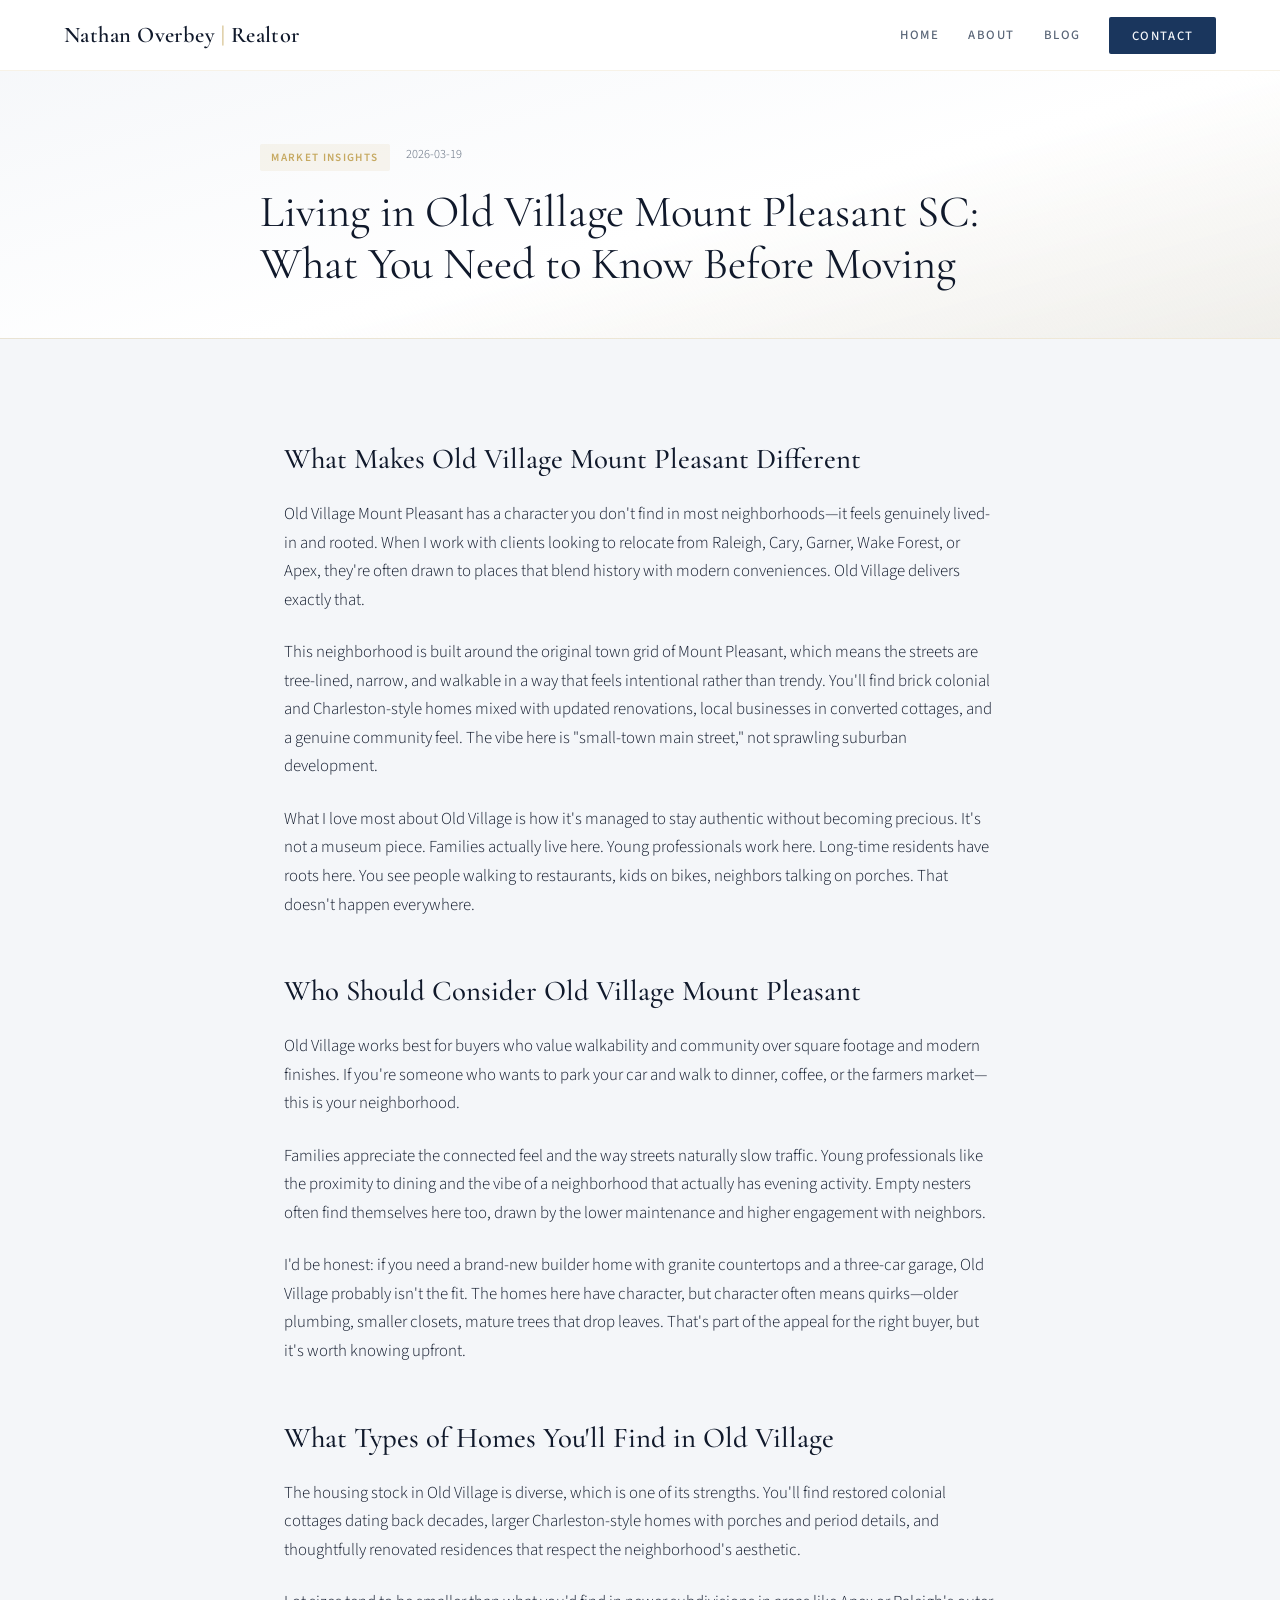
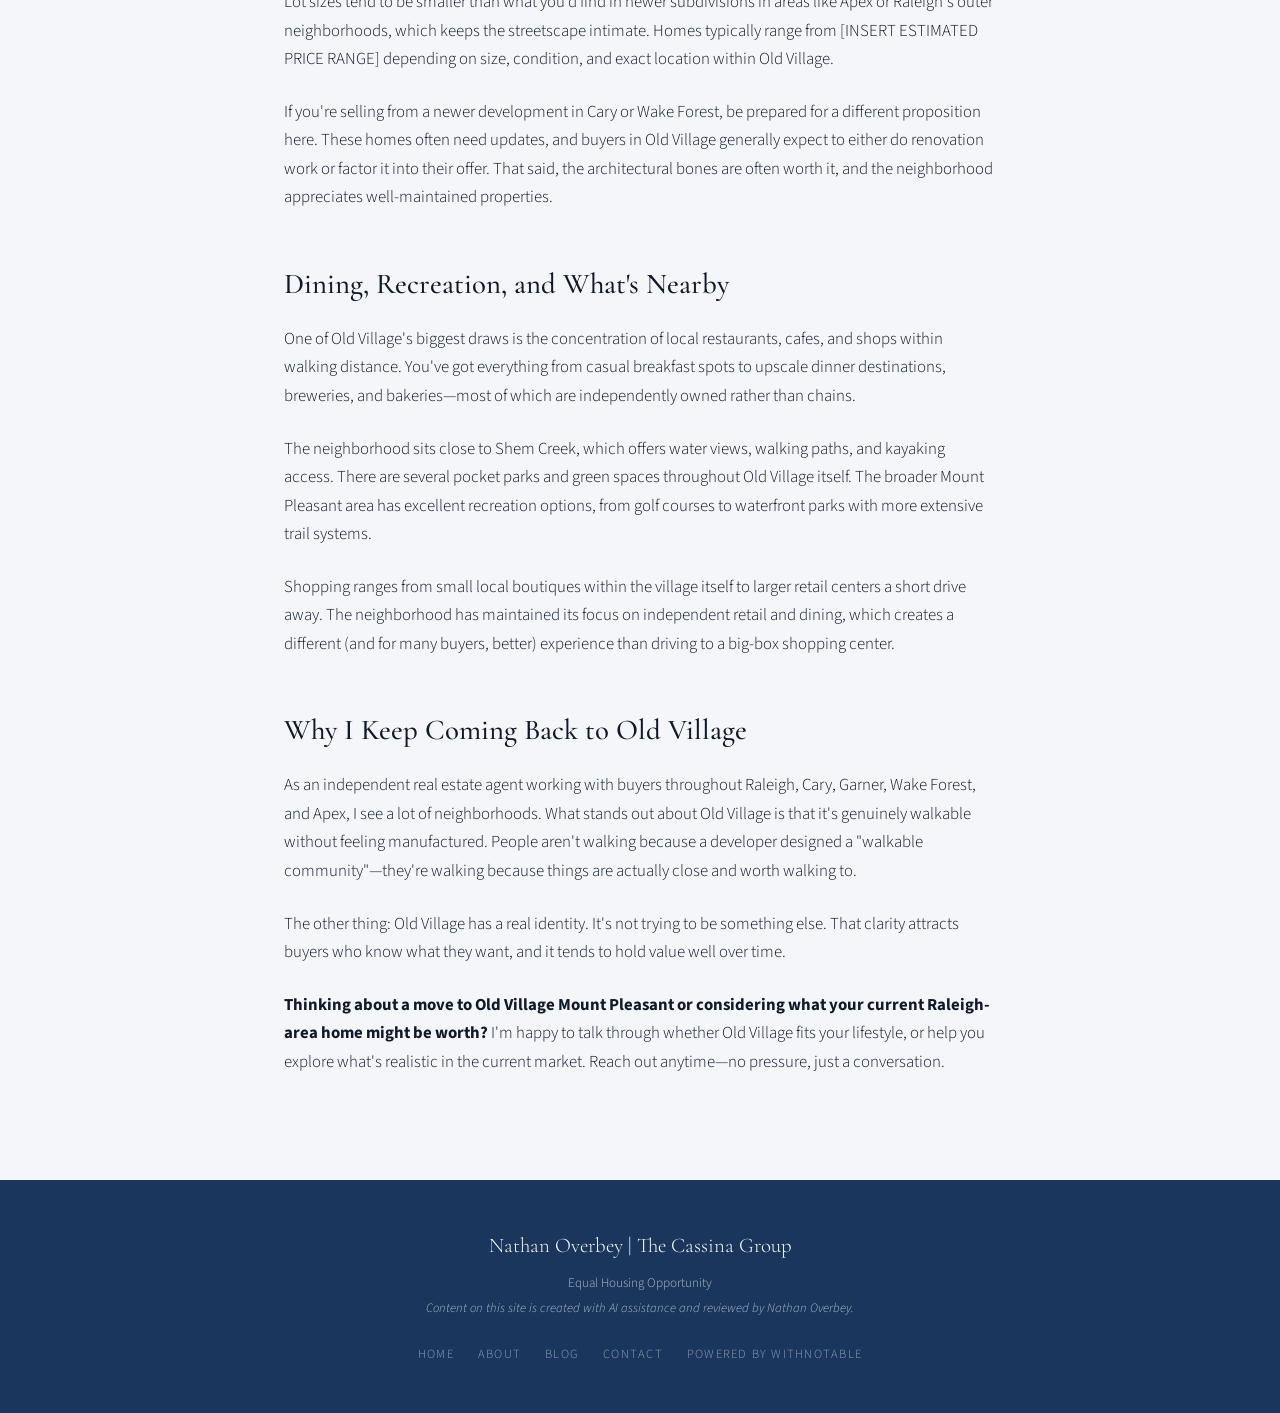
<file: blog/old-village-mount-pleasant-neighborhood-guide.html>
<!DOCTYPE html>
<html lang="en">
<head>
    <meta charset="UTF-8">
    <meta name="viewport" content="width=device-width, initial-scale=1.0">
    <title>Living in Old Village Mount Pleasant SC: What You Need to Know Before Moving | Nathan Overbey</title>
    <meta name="description" content="Explore Old Village Mount Pleasant SC: charm, walkability, dining, and lifestyle. Is it right for you? Read Carson Cobb's neighborhood guide.">
    <meta name="author" content="Nathan Overbey">
    <link rel="preconnect" href="https://fonts.googleapis.com">
    <link rel="preconnect" href="https://fonts.gstatic.com" crossorigin>
    <link href="https://fonts.googleapis.com/css2?family=Cormorant+Garamond:ital,wght@0,400;0,500;0,600;0,700;1,400;1,500&family=Source+Sans+3:wght@300;400;500;600&display=swap" rel="stylesheet">
    <link rel="stylesheet" href="../css/styles.css">
    <script type="application/ld+json">
    {
        "@context": "https://schema.org",
        "@type": "BlogPosting",
        "headline": "Living in Old Village Mount Pleasant SC: What You Need to Know Before Moving",
        "author": {
            "@type": "RealEstateAgent",
            "name": "Nathan Overbey"
        },
        "datePublished": "2026-03-19",
        "publisher": {
            "@type": "RealEstateAgent",
            "name": "Nathan Overbey"
        }
    }
    </script>
</head>
<body>
    <nav id="navbar">
        <div class="nav-inner">
            <a href="../index.html" class="nav-brand">Nathan Overbey <span>|</span> Realtor</a>
            <ul class="nav-links">
                <li><a href="../index.html">Home</a></li>
                <li><a href="../about.html">About</a></li>
                <li><a href="index.html">Blog</a></li>
                <li><a href="../contact.html" class="nav-cta">Contact</a></li>
            </ul>
            <button class="nav-toggle" aria-label="Menu">
                <span></span><span></span><span></span>
            </button>
        </div>
    </nav>

    <div class="article-header">
        <div class="article-header-inner">
            <div class="meta-line">
                <span class="blog-card-category">Market Insights</span>
                <span>2026-03-19</span>
            </div>
            <h1>Living in Old Village Mount Pleasant SC: What You Need to Know Before Moving</h1>
        </div>
    </div>

    <div class="article-body">
        <h2>What Makes Old Village Mount Pleasant Different</h2>

<p>Old Village Mount Pleasant has a character you don't find in most neighborhoods—it feels genuinely lived-in and rooted. When I work with clients looking to relocate from Raleigh, Cary, Garner, Wake Forest, or Apex, they're often drawn to places that blend history with modern conveniences. Old Village delivers exactly that.</p>

<p>This neighborhood is built around the original town grid of Mount Pleasant, which means the streets are tree-lined, narrow, and walkable in a way that feels intentional rather than trendy. You'll find brick colonial and Charleston-style homes mixed with updated renovations, local businesses in converted cottages, and a genuine community feel. The vibe here is "small-town main street," not sprawling suburban development.</p>

<p>What I love most about Old Village is how it's managed to stay authentic without becoming precious. It's not a museum piece. Families actually live here. Young professionals work here. Long-time residents have roots here. You see people walking to restaurants, kids on bikes, neighbors talking on porches. That doesn't happen everywhere.</p>

<h2>Who Should Consider Old Village Mount Pleasant</h2>

<p>Old Village works best for buyers who value walkability and community over square footage and modern finishes. If you're someone who wants to park your car and walk to dinner, coffee, or the farmers market—this is your neighborhood.</p>

<p>Families appreciate the connected feel and the way streets naturally slow traffic. Young professionals like the proximity to dining and the vibe of a neighborhood that actually has evening activity. Empty nesters often find themselves here too, drawn by the lower maintenance and higher engagement with neighbors.</p>

<p>I'd be honest: if you need a brand-new builder home with granite countertops and a three-car garage, Old Village probably isn't the fit. The homes here have character, but character often means quirks—older plumbing, smaller closets, mature trees that drop leaves. That's part of the appeal for the right buyer, but it's worth knowing upfront.</p>

<h2>What Types of Homes You'll Find in Old Village</h2>

<p>The housing stock in Old Village is diverse, which is one of its strengths. You'll find restored colonial cottages dating back decades, larger Charleston-style homes with porches and period details, and thoughtfully renovated residences that respect the neighborhood's aesthetic.</p>

<p>Lot sizes tend to be smaller than what you'd find in newer subdivisions in areas like Apex or Raleigh's outer neighborhoods, which keeps the streetscape intimate. Homes typically range from [INSERT ESTIMATED PRICE RANGE] depending on size, condition, and exact location within Old Village.</p>

<p>If you're selling from a newer development in Cary or Wake Forest, be prepared for a different proposition here. These homes often need updates, and buyers in Old Village generally expect to either do renovation work or factor it into their offer. That said, the architectural bones are often worth it, and the neighborhood appreciates well-maintained properties.</p>

<h2>Dining, Recreation, and What's Nearby</h2>

<p>One of Old Village's biggest draws is the concentration of local restaurants, cafes, and shops within walking distance. You've got everything from casual breakfast spots to upscale dinner destinations, breweries, and bakeries—most of which are independently owned rather than chains.</p>

<p>The neighborhood sits close to Shem Creek, which offers water views, walking paths, and kayaking access. There are several pocket parks and green spaces throughout Old Village itself. The broader Mount Pleasant area has excellent recreation options, from golf courses to waterfront parks with more extensive trail systems.</p>

<p>Shopping ranges from small local boutiques within the village itself to larger retail centers a short drive away. The neighborhood has maintained its focus on independent retail and dining, which creates a different (and for many buyers, better) experience than driving to a big-box shopping center.</p>

<h2>Why I Keep Coming Back to Old Village</h2>

<p>As an independent real estate agent working with buyers throughout Raleigh, Cary, Garner, Wake Forest, and Apex, I see a lot of neighborhoods. What stands out about Old Village is that it's genuinely walkable without feeling manufactured. People aren't walking because a developer designed a "walkable community"—they're walking because things are actually close and worth walking to.</p>

<p>The other thing: Old Village has a real identity. It's not trying to be something else. That clarity attracts buyers who know what they want, and it tends to hold value well over time.</p>

<p><strong>Thinking about a move to Old Village Mount Pleasant or considering what your current Raleigh-area home might be worth?</strong> I'm happy to talk through whether Old Village fits your lifestyle, or help you explore what's realistic in the current market. Reach out anytime—no pressure, just a conversation.</p>
    </div>

    <footer>
        <div class="footer-brand">Nathan Overbey | The Cassina Group</div>
        <p>Equal Housing Opportunity</p>
        <p style="margin-top:4px;font-style:italic;font-size:0.8rem;">Content on this site is created with AI assistance and reviewed by Nathan Overbey.</p>
        <div class="footer-links">
            <a href="../index.html">Home</a>
            <a href="../about.html">About</a>
            <a href="index.html">Blog</a>
            <a href="../contact.html">Contact</a>
            <a href="https://withnotable.ai">Powered by withNotable</a>
        </div>
    </footer>

    <script>
        // Scroll-triggered fade-in
        const observer = new IntersectionObserver((entries) => {
            entries.forEach(entry => { if (entry.isIntersecting) entry.target.classList.add('visible'); });
        }, { threshold: 0.1, rootMargin: '0px 0px -50px 0px' });
        document.querySelectorAll('.fade-in').forEach(el => observer.observe(el));

        // Nav scroll state
        window.addEventListener('scroll', () => {
            document.getElementById('navbar').classList.toggle('scrolled', window.scrollY > 50);
        });

        // Hamburger menu
        const navToggle = document.querySelector('.nav-toggle');
        const navLinks = document.querySelector('.nav-links');
        if (navToggle && navLinks) {
            navToggle.addEventListener('click', () => {
                navLinks.classList.toggle('mobile-open');
                navToggle.classList.toggle('active');
            });
            navLinks.querySelectorAll('a').forEach(link => {
                link.addEventListener('click', () => {
                    navLinks.classList.remove('mobile-open');
                    navToggle.classList.remove('active');
                });
            });
        }
    </script>
</body>
</html>
</file>
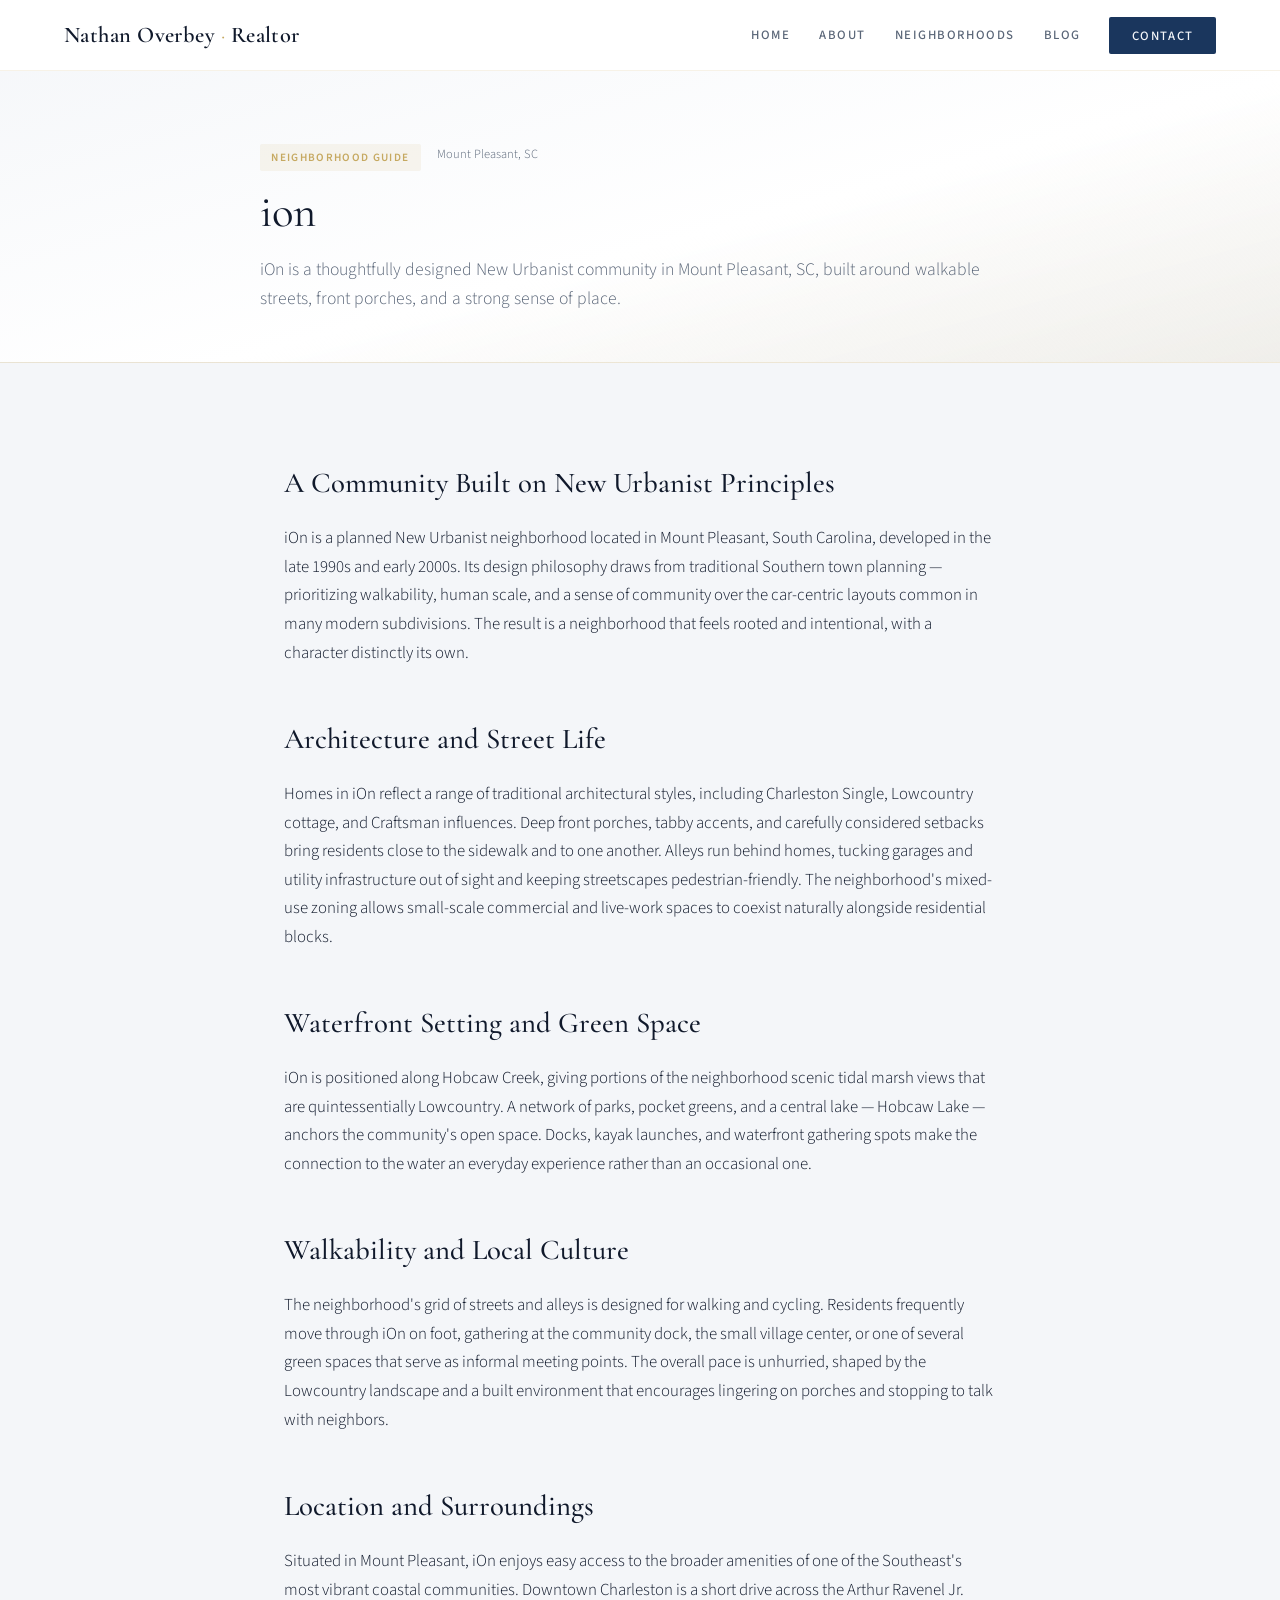
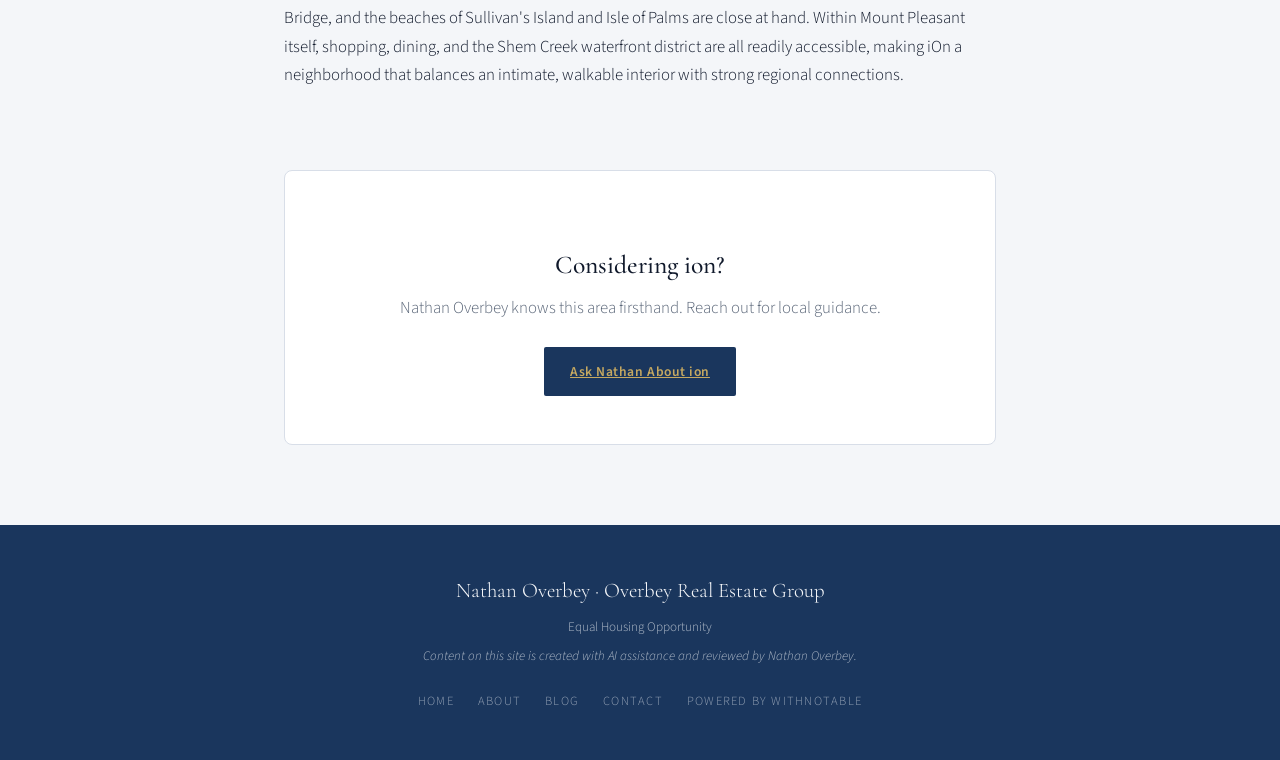
<file: neighborhoods/ion.html>
<!DOCTYPE html>
<html lang="en">
<head>
    <meta charset="UTF-8">
    <meta name="viewport" content="width=device-width, initial-scale=1.0">
    <title>ion Neighborhood Guide | Nathan Overbey</title>
    <meta name="description" content="iOn is a thoughtfully designed New Urbanist community in Mount Pleasant, SC, built around walkable streets, front porches, and a strong sense of place.">
    <meta property="og:title" content="ion Neighborhood Guide | Nathan Overbey">
    <meta property="og:description" content="iOn is a thoughtfully designed New Urbanist community in Mount Pleasant, SC, built around walkable streets, front porches, and a strong sense of place.">
    <meta property="og:type" content="website">
    <link rel="preconnect" href="https://fonts.googleapis.com">
    <link rel="preconnect" href="https://fonts.gstatic.com" crossorigin>
    <link href="https://fonts.googleapis.com/css2?family=Cormorant+Garamond:ital,wght@0,400;0,500;0,600;0,700;1,400;1,500&family=Source+Sans+3:wght@300;400;500;600&display=swap" rel="stylesheet">
    <link rel="stylesheet" href="../css/styles.css">
    <script type="application/ld+json">
{
  "@context": "https://schema.org",
  "@type": "Place",
  "name": "ion",
  "url": "https://withnotable.github.io/nathan-overbey-site/neighborhoods/ion",
  "description": "iOn is a thoughtfully designed New Urbanist community in Mount Pleasant, SC, built around walkable streets, front porches, and a strong sense of place.",
  "address": {
    "@type": "PostalAddress",
    "addressRegion": "SC"
  }
}
    </script>
</head>
<body>
    <nav id="navbar">
        <div class="nav-inner">
            <a href="../" class="nav-brand">Nathan Overbey <span>·</span> Realtor</a>
            <ul class="nav-links">
                <li><a href="../">Home</a></li>
                <li><a href="../about">About</a></li>
                <li><a href="../#neighborhoods">Neighborhoods</a></li>
                <li><a href="../blog">Blog</a></li>
                
                <li><a href="../contact" class="nav-cta">Contact</a></li>
            </ul>
            <button class="nav-toggle" aria-label="Menu"><span></span><span></span><span></span></button>
        </div>
    </nav>

    <div class="article-header">
        <div class="article-header-inner">
            <div class="meta-line"><span class="blog-card-category">Neighborhood Guide</span><span>Mount Pleasant, SC</span></div>
            <h1>ion</h1>
            <p class="article-lede">iOn is a thoughtfully designed New Urbanist community in Mount Pleasant, SC, built around walkable streets, front porches, and a strong sense of place.</p>
        </div>
    </div>

    <div class="article-body">
        <h2>A Community Built on New Urbanist Principles</h2><p>iOn is a planned New Urbanist neighborhood located in Mount Pleasant, South Carolina, developed in the late 1990s and early 2000s. Its design philosophy draws from traditional Southern town planning — prioritizing walkability, human scale, and a sense of community over the car-centric layouts common in many modern subdivisions. The result is a neighborhood that feels rooted and intentional, with a character distinctly its own.</p><h2>Architecture and Street Life</h2><p>Homes in iOn reflect a range of traditional architectural styles, including Charleston Single, Lowcountry cottage, and Craftsman influences. Deep front porches, tabby accents, and carefully considered setbacks bring residents close to the sidewalk and to one another. Alleys run behind homes, tucking garages and utility infrastructure out of sight and keeping streetscapes pedestrian-friendly. The neighborhood's mixed-use zoning allows small-scale commercial and live-work spaces to coexist naturally alongside residential blocks.</p><h2>Waterfront Setting and Green Space</h2><p>iOn is positioned along Hobcaw Creek, giving portions of the neighborhood scenic tidal marsh views that are quintessentially Lowcountry. A network of parks, pocket greens, and a central lake — Hobcaw Lake — anchors the community's open space. Docks, kayak launches, and waterfront gathering spots make the connection to the water an everyday experience rather than an occasional one.</p><h2>Walkability and Local Culture</h2><p>The neighborhood's grid of streets and alleys is designed for walking and cycling. Residents frequently move through iOn on foot, gathering at the community dock, the small village center, or one of several green spaces that serve as informal meeting points. The overall pace is unhurried, shaped by the Lowcountry landscape and a built environment that encourages lingering on porches and stopping to talk with neighbors.</p><h2>Location and Surroundings</h2><p>Situated in Mount Pleasant, iOn enjoys easy access to the broader amenities of one of the Southeast's most vibrant coastal communities. Downtown Charleston is a short drive across the Arthur Ravenel Jr. Bridge, and the beaches of Sullivan's Island and Isle of Palms are close at hand. Within Mount Pleasant itself, shopping, dining, and the Shem Creek waterfront district are all readily accessible, making iOn a neighborhood that balances an intimate, walkable interior with strong regional connections.</p>
        <div class="neighborhood-cta">
            <h3>Considering ion?</h3>
            <p>Nathan Overbey knows this area firsthand. Reach out for local guidance.</p>
            <a href="../contact" class="btn-primary">Ask Nathan About ion</a>
        </div>
    </div>

    <footer>
        <div class="footer-brand">Nathan Overbey · Overbey Real Estate Group</div>
        <p>Equal Housing Opportunity</p>
        <p class="footer-disclaimer">Content on this site is created with AI assistance and reviewed by Nathan Overbey.</p>
        <div class="footer-links">
            <a href="../">Home</a>
            <a href="../about">About</a>
            <a href="../blog">Blog</a>
            <a href="../contact">Contact</a>
            <a href="https://withnotable.ai" target="_blank" rel="noopener noreferrer">Powered by withNotable</a>
        </div>
    </footer>
    <script>
        const observer = new IntersectionObserver((entries) => {
            entries.forEach(e => { if (e.isIntersecting) e.target.classList.add('visible'); });
        }, { threshold: 0.1, rootMargin: '0px 0px -50px 0px' });
        document.querySelectorAll('.fade-in').forEach(el => observer.observe(el));
        window.addEventListener('scroll', () => {
            const nav = document.getElementById('navbar');
            if (nav) nav.classList.toggle('scrolled', window.scrollY > 50);
        });
        const navToggle = document.querySelector('.nav-toggle');
        const navLinks = document.querySelector('.nav-links');
        if (navToggle && navLinks) {
            navToggle.addEventListener('click', () => { navLinks.classList.toggle('mobile-open'); navToggle.classList.toggle('active'); });
        }
        document.querySelectorAll('.faq-question').forEach(q => {
            q.addEventListener('click', () => {
                const item = q.parentElement;
                const wasOpen = item.classList.contains('open');
                document.querySelectorAll('.faq-item').forEach(i => i.classList.remove('open'));
                if (!wasOpen) item.classList.add('open');
            });
        });
    </script>
</body>
</html>
</file>
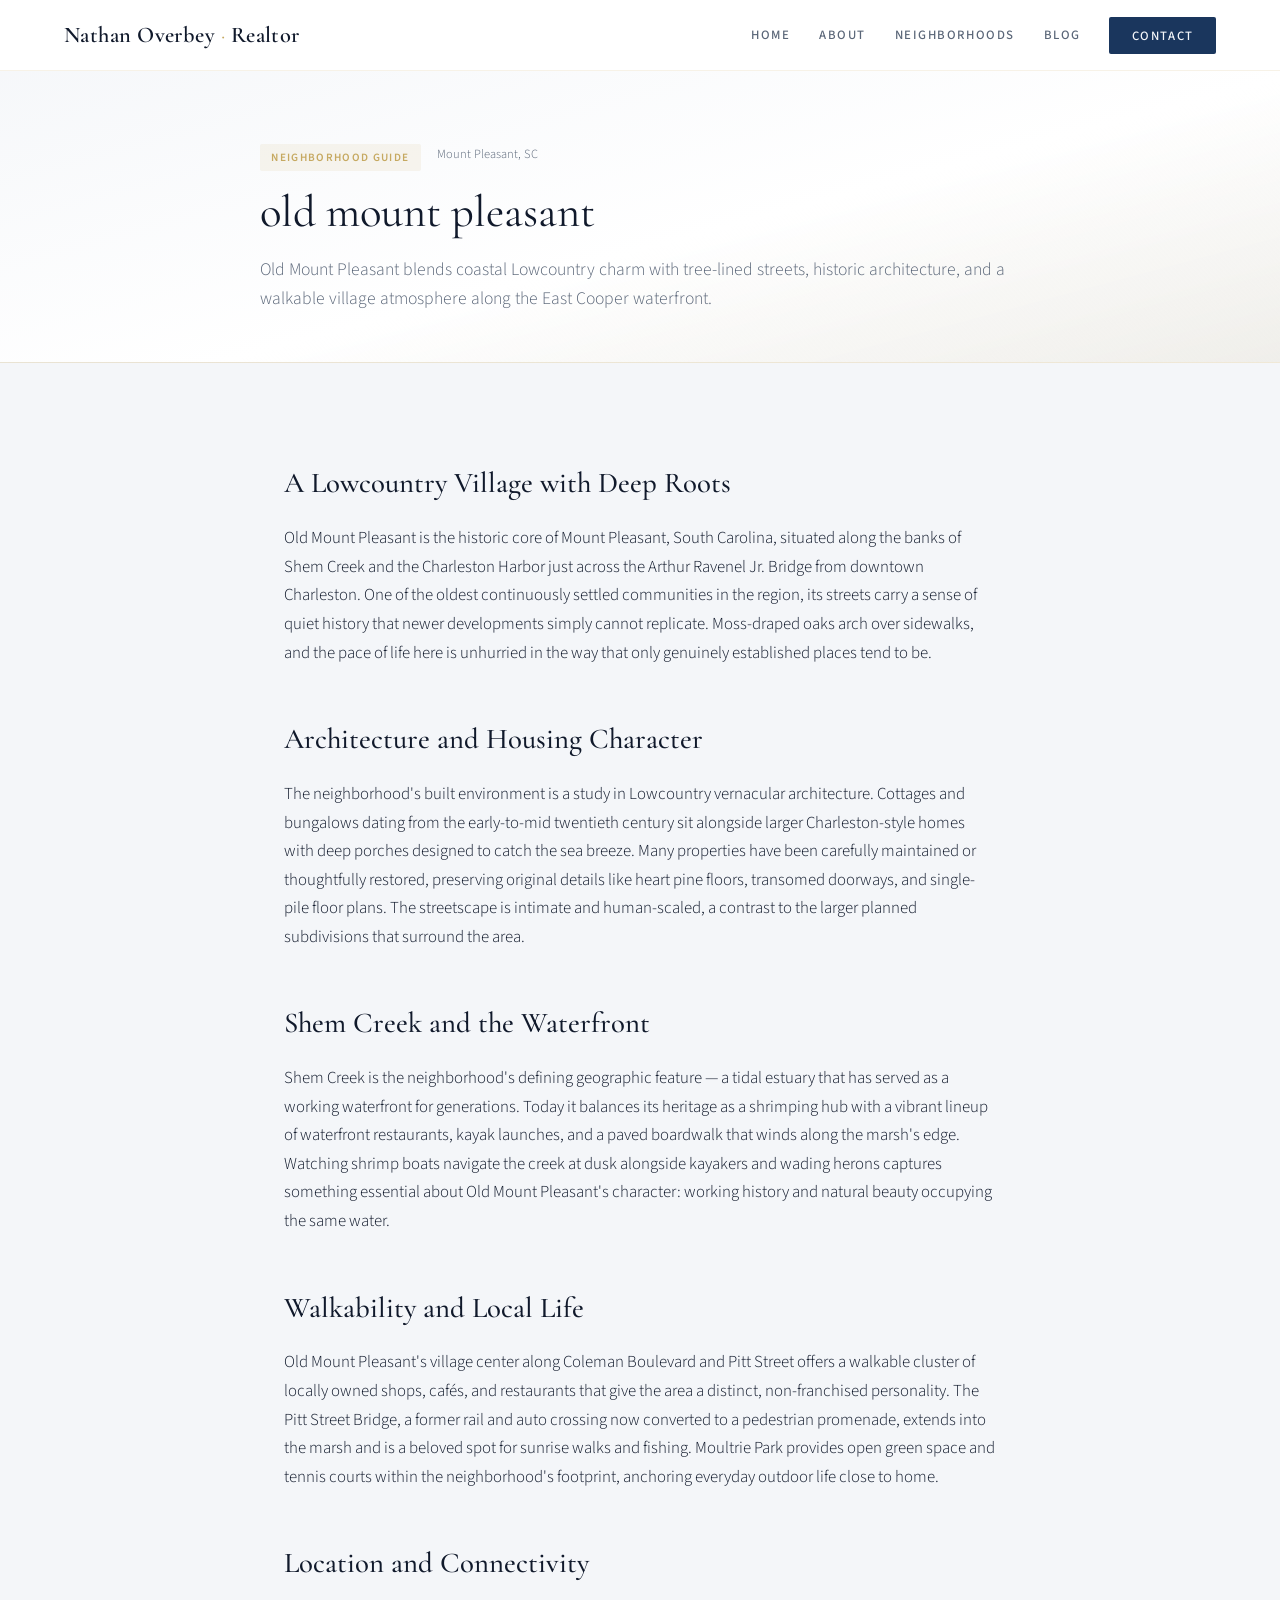
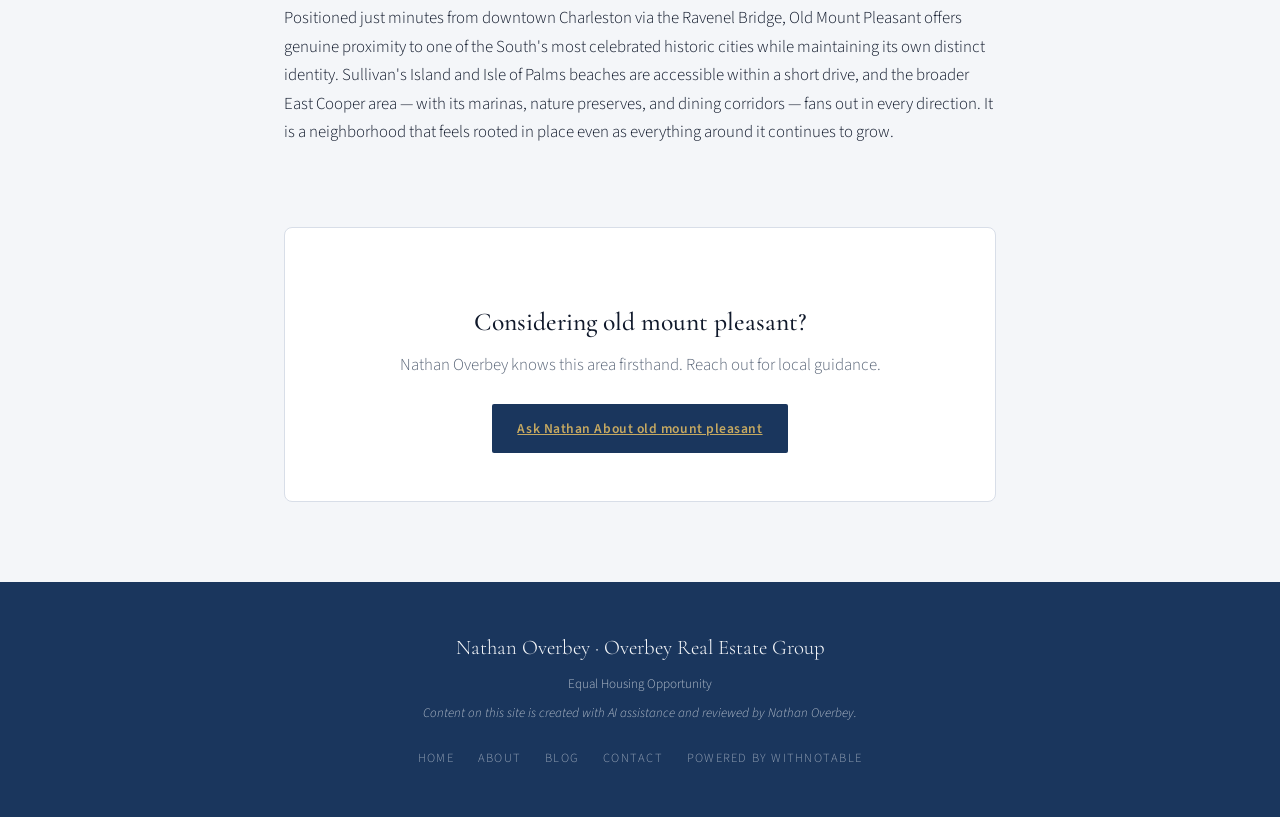
<file: neighborhoods/old-mount-pleasant.html>
<!DOCTYPE html>
<html lang="en">
<head>
    <meta charset="UTF-8">
    <meta name="viewport" content="width=device-width, initial-scale=1.0">
    <title>old mount pleasant Neighborhood Guide | Nathan Overbey</title>
    <meta name="description" content="Old Mount Pleasant blends coastal Lowcountry charm with tree-lined streets, historic architecture, and a walkable village atmosphere along the East Cooper waterfront.">
    <meta property="og:title" content="old mount pleasant Neighborhood Guide | Nathan Overbey">
    <meta property="og:description" content="Old Mount Pleasant blends coastal Lowcountry charm with tree-lined streets, historic architecture, and a walkable village atmosphere along the East Cooper waterfront.">
    <meta property="og:type" content="website">
    <link rel="preconnect" href="https://fonts.googleapis.com">
    <link rel="preconnect" href="https://fonts.gstatic.com" crossorigin>
    <link href="https://fonts.googleapis.com/css2?family=Cormorant+Garamond:ital,wght@0,400;0,500;0,600;0,700;1,400;1,500&family=Source+Sans+3:wght@300;400;500;600&display=swap" rel="stylesheet">
    <link rel="stylesheet" href="../css/styles.css">
    <script type="application/ld+json">
{
  "@context": "https://schema.org",
  "@type": "Place",
  "name": "old mount pleasant",
  "url": "https://withnotable.github.io/nathan-overbey-site/neighborhoods/old-mount-pleasant",
  "description": "Old Mount Pleasant blends coastal Lowcountry charm with tree-lined streets, historic architecture, and a walkable village atmosphere along the East Cooper waterfront.",
  "address": {
    "@type": "PostalAddress",
    "addressRegion": "SC"
  }
}
    </script>
</head>
<body>
    <nav id="navbar">
        <div class="nav-inner">
            <a href="../" class="nav-brand">Nathan Overbey <span>·</span> Realtor</a>
            <ul class="nav-links">
                <li><a href="../">Home</a></li>
                <li><a href="../about">About</a></li>
                <li><a href="../#neighborhoods">Neighborhoods</a></li>
                <li><a href="../blog">Blog</a></li>
                
                <li><a href="../contact" class="nav-cta">Contact</a></li>
            </ul>
            <button class="nav-toggle" aria-label="Menu"><span></span><span></span><span></span></button>
        </div>
    </nav>

    <div class="article-header">
        <div class="article-header-inner">
            <div class="meta-line"><span class="blog-card-category">Neighborhood Guide</span><span>Mount Pleasant, SC</span></div>
            <h1>old mount pleasant</h1>
            <p class="article-lede">Old Mount Pleasant blends coastal Lowcountry charm with tree-lined streets, historic architecture, and a walkable village atmosphere along the East Cooper waterfront.</p>
        </div>
    </div>

    <div class="article-body">
        <h2>A Lowcountry Village with Deep Roots</h2><p>Old Mount Pleasant is the historic core of Mount Pleasant, South Carolina, situated along the banks of Shem Creek and the Charleston Harbor just across the Arthur Ravenel Jr. Bridge from downtown Charleston. One of the oldest continuously settled communities in the region, its streets carry a sense of quiet history that newer developments simply cannot replicate. Moss-draped oaks arch over sidewalks, and the pace of life here is unhurried in the way that only genuinely established places tend to be.</p><h2>Architecture and Housing Character</h2><p>The neighborhood's built environment is a study in Lowcountry vernacular architecture. Cottages and bungalows dating from the early-to-mid twentieth century sit alongside larger Charleston-style homes with deep porches designed to catch the sea breeze. Many properties have been carefully maintained or thoughtfully restored, preserving original details like heart pine floors, transomed doorways, and single-pile floor plans. The streetscape is intimate and human-scaled, a contrast to the larger planned subdivisions that surround the area.</p><h2>Shem Creek and the Waterfront</h2><p>Shem Creek is the neighborhood's defining geographic feature — a tidal estuary that has served as a working waterfront for generations. Today it balances its heritage as a shrimping hub with a vibrant lineup of waterfront restaurants, kayak launches, and a paved boardwalk that winds along the marsh's edge. Watching shrimp boats navigate the creek at dusk alongside kayakers and wading herons captures something essential about Old Mount Pleasant's character: working history and natural beauty occupying the same water.</p><h2>Walkability and Local Life</h2><p>Old Mount Pleasant's village center along Coleman Boulevard and Pitt Street offers a walkable cluster of locally owned shops, cafés, and restaurants that give the area a distinct, non-franchised personality. The Pitt Street Bridge, a former rail and auto crossing now converted to a pedestrian promenade, extends into the marsh and is a beloved spot for sunrise walks and fishing. Moultrie Park provides open green space and tennis courts within the neighborhood's footprint, anchoring everyday outdoor life close to home.</p><h2>Location and Connectivity</h2><p>Positioned just minutes from downtown Charleston via the Ravenel Bridge, Old Mount Pleasant offers genuine proximity to one of the South's most celebrated historic cities while maintaining its own distinct identity. Sullivan's Island and Isle of Palms beaches are accessible within a short drive, and the broader East Cooper area — with its marinas, nature preserves, and dining corridors — fans out in every direction. It is a neighborhood that feels rooted in place even as everything around it continues to grow.</p>
        <div class="neighborhood-cta">
            <h3>Considering old mount pleasant?</h3>
            <p>Nathan Overbey knows this area firsthand. Reach out for local guidance.</p>
            <a href="../contact" class="btn-primary">Ask Nathan About old mount pleasant</a>
        </div>
    </div>

    <footer>
        <div class="footer-brand">Nathan Overbey · Overbey Real Estate Group</div>
        <p>Equal Housing Opportunity</p>
        <p class="footer-disclaimer">Content on this site is created with AI assistance and reviewed by Nathan Overbey.</p>
        <div class="footer-links">
            <a href="../">Home</a>
            <a href="../about">About</a>
            <a href="../blog">Blog</a>
            <a href="../contact">Contact</a>
            <a href="https://withnotable.ai" target="_blank" rel="noopener noreferrer">Powered by withNotable</a>
        </div>
    </footer>
    <script>
        const observer = new IntersectionObserver((entries) => {
            entries.forEach(e => { if (e.isIntersecting) e.target.classList.add('visible'); });
        }, { threshold: 0.1, rootMargin: '0px 0px -50px 0px' });
        document.querySelectorAll('.fade-in').forEach(el => observer.observe(el));
        window.addEventListener('scroll', () => {
            const nav = document.getElementById('navbar');
            if (nav) nav.classList.toggle('scrolled', window.scrollY > 50);
        });
        const navToggle = document.querySelector('.nav-toggle');
        const navLinks = document.querySelector('.nav-links');
        if (navToggle && navLinks) {
            navToggle.addEventListener('click', () => { navLinks.classList.toggle('mobile-open'); navToggle.classList.toggle('active'); });
        }
        document.querySelectorAll('.faq-question').forEach(q => {
            q.addEventListener('click', () => {
                const item = q.parentElement;
                const wasOpen = item.classList.contains('open');
                document.querySelectorAll('.faq-item').forEach(i => i.classList.remove('open'));
                if (!wasOpen) item.classList.add('open');
            });
        });
    </script>
</body>
</html>
</file>
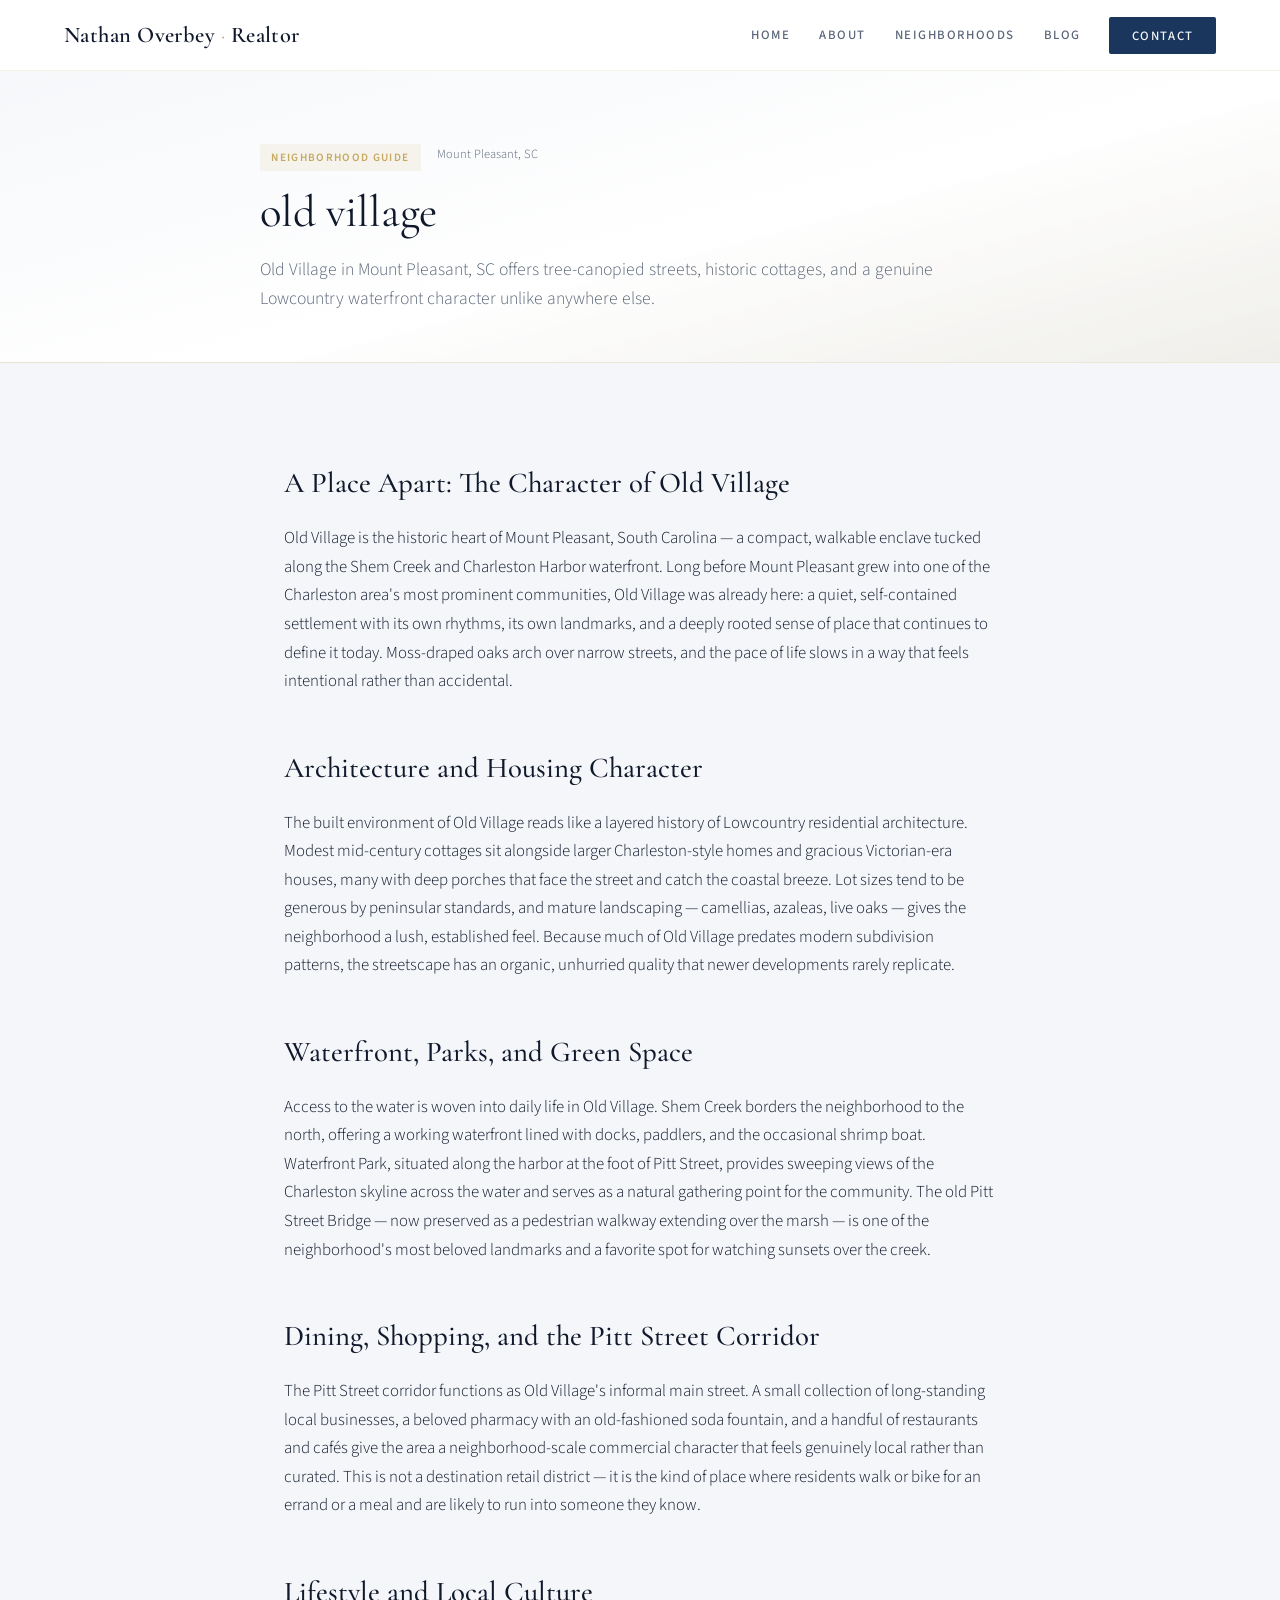
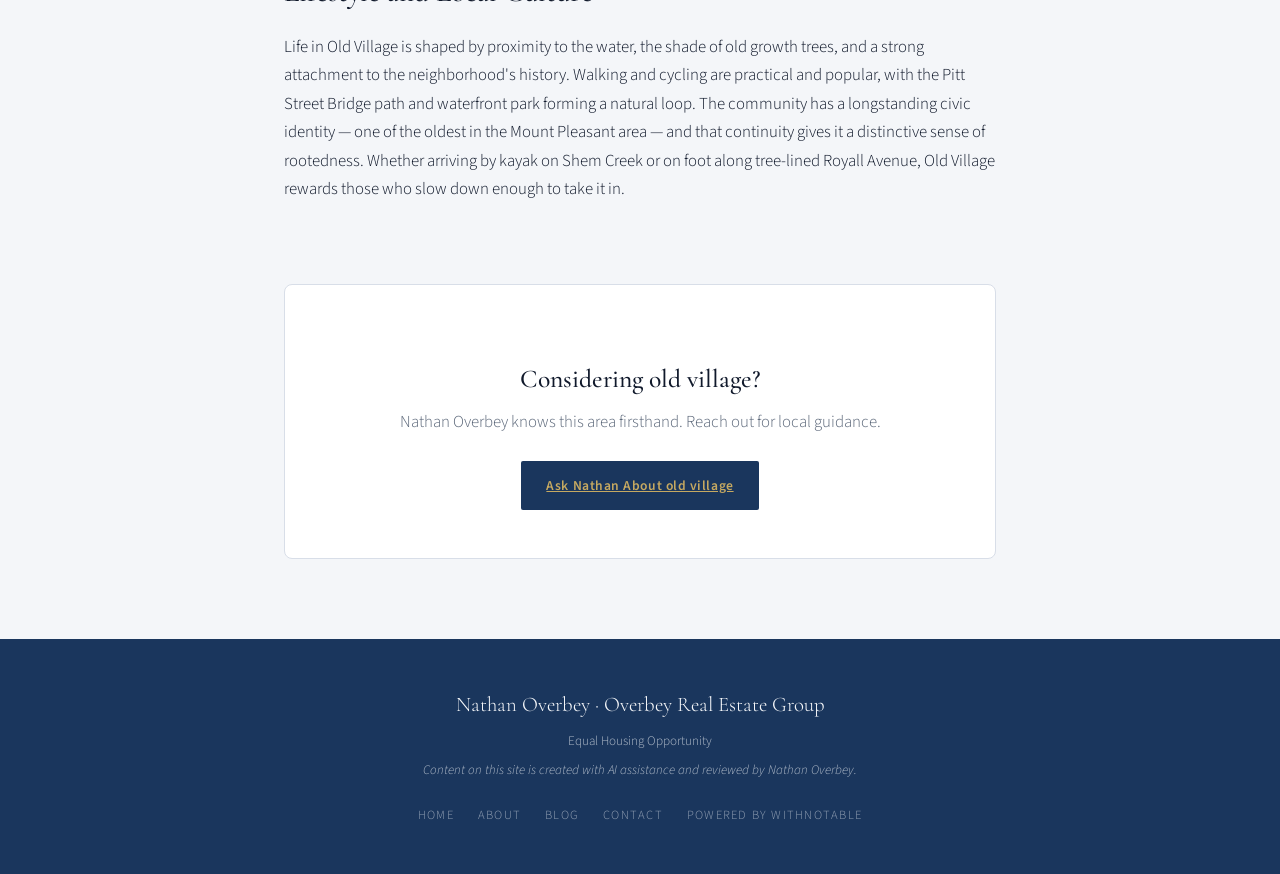
<file: neighborhoods/old-village.html>
<!DOCTYPE html>
<html lang="en">
<head>
    <meta charset="UTF-8">
    <meta name="viewport" content="width=device-width, initial-scale=1.0">
    <title>old village Neighborhood Guide | Nathan Overbey</title>
    <meta name="description" content="Old Village in Mount Pleasant, SC offers tree-canopied streets, historic cottages, and a genuine Lowcountry waterfront character unlike anywhere else.">
    <meta property="og:title" content="old village Neighborhood Guide | Nathan Overbey">
    <meta property="og:description" content="Old Village in Mount Pleasant, SC offers tree-canopied streets, historic cottages, and a genuine Lowcountry waterfront character unlike anywhere else.">
    <meta property="og:type" content="website">
    <link rel="preconnect" href="https://fonts.googleapis.com">
    <link rel="preconnect" href="https://fonts.gstatic.com" crossorigin>
    <link href="https://fonts.googleapis.com/css2?family=Cormorant+Garamond:ital,wght@0,400;0,500;0,600;0,700;1,400;1,500&family=Source+Sans+3:wght@300;400;500;600&display=swap" rel="stylesheet">
    <link rel="stylesheet" href="../css/styles.css">
    <script type="application/ld+json">
{
  "@context": "https://schema.org",
  "@type": "Place",
  "name": "old village",
  "url": "https://withnotable.github.io/nathan-overbey-site/neighborhoods/old-village",
  "description": "Old Village in Mount Pleasant, SC offers tree-canopied streets, historic cottages, and a genuine Lowcountry waterfront character unlike anywhere else.",
  "address": {
    "@type": "PostalAddress",
    "addressRegion": "SC"
  }
}
    </script>
</head>
<body>
    <nav id="navbar">
        <div class="nav-inner">
            <a href="../" class="nav-brand">Nathan Overbey <span>·</span> Realtor</a>
            <ul class="nav-links">
                <li><a href="../">Home</a></li>
                <li><a href="../about">About</a></li>
                <li><a href="../#neighborhoods">Neighborhoods</a></li>
                <li><a href="../blog">Blog</a></li>
                
                <li><a href="../contact" class="nav-cta">Contact</a></li>
            </ul>
            <button class="nav-toggle" aria-label="Menu"><span></span><span></span><span></span></button>
        </div>
    </nav>

    <div class="article-header">
        <div class="article-header-inner">
            <div class="meta-line"><span class="blog-card-category">Neighborhood Guide</span><span>Mount Pleasant, SC</span></div>
            <h1>old village</h1>
            <p class="article-lede">Old Village in Mount Pleasant, SC offers tree-canopied streets, historic cottages, and a genuine Lowcountry waterfront character unlike anywhere else.</p>
        </div>
    </div>

    <div class="article-body">
        <h2>A Place Apart: The Character of Old Village</h2><p>Old Village is the historic heart of Mount Pleasant, South Carolina — a compact, walkable enclave tucked along the Shem Creek and Charleston Harbor waterfront. Long before Mount Pleasant grew into one of the Charleston area's most prominent communities, Old Village was already here: a quiet, self-contained settlement with its own rhythms, its own landmarks, and a deeply rooted sense of place that continues to define it today. Moss-draped oaks arch over narrow streets, and the pace of life slows in a way that feels intentional rather than accidental.</p><h2>Architecture and Housing Character</h2><p>The built environment of Old Village reads like a layered history of Lowcountry residential architecture. Modest mid-century cottages sit alongside larger Charleston-style homes and gracious Victorian-era houses, many with deep porches that face the street and catch the coastal breeze. Lot sizes tend to be generous by peninsular standards, and mature landscaping — camellias, azaleas, live oaks — gives the neighborhood a lush, established feel. Because much of Old Village predates modern subdivision patterns, the streetscape has an organic, unhurried quality that newer developments rarely replicate.</p><h2>Waterfront, Parks, and Green Space</h2><p>Access to the water is woven into daily life in Old Village. Shem Creek borders the neighborhood to the north, offering a working waterfront lined with docks, paddlers, and the occasional shrimp boat. Waterfront Park, situated along the harbor at the foot of Pitt Street, provides sweeping views of the Charleston skyline across the water and serves as a natural gathering point for the community. The old Pitt Street Bridge — now preserved as a pedestrian walkway extending over the marsh — is one of the neighborhood's most beloved landmarks and a favorite spot for watching sunsets over the creek.</p><h2>Dining, Shopping, and the Pitt Street Corridor</h2><p>The Pitt Street corridor functions as Old Village's informal main street. A small collection of long-standing local businesses, a beloved pharmacy with an old-fashioned soda fountain, and a handful of restaurants and cafés give the area a neighborhood-scale commercial character that feels genuinely local rather than curated. This is not a destination retail district — it is the kind of place where residents walk or bike for an errand or a meal and are likely to run into someone they know.</p><h2>Lifestyle and Local Culture</h2><p>Life in Old Village is shaped by proximity to the water, the shade of old growth trees, and a strong attachment to the neighborhood's history. Walking and cycling are practical and popular, with the Pitt Street Bridge path and waterfront park forming a natural loop. The community has a longstanding civic identity — one of the oldest in the Mount Pleasant area — and that continuity gives it a distinctive sense of rootedness. Whether arriving by kayak on Shem Creek or on foot along tree-lined Royall Avenue, Old Village rewards those who slow down enough to take it in.</p>
        <div class="neighborhood-cta">
            <h3>Considering old village?</h3>
            <p>Nathan Overbey knows this area firsthand. Reach out for local guidance.</p>
            <a href="../contact" class="btn-primary">Ask Nathan About old village</a>
        </div>
    </div>

    <footer>
        <div class="footer-brand">Nathan Overbey · Overbey Real Estate Group</div>
        <p>Equal Housing Opportunity</p>
        <p class="footer-disclaimer">Content on this site is created with AI assistance and reviewed by Nathan Overbey.</p>
        <div class="footer-links">
            <a href="../">Home</a>
            <a href="../about">About</a>
            <a href="../blog">Blog</a>
            <a href="../contact">Contact</a>
            <a href="https://withnotable.ai" target="_blank" rel="noopener noreferrer">Powered by withNotable</a>
        </div>
    </footer>
    <script>
        const observer = new IntersectionObserver((entries) => {
            entries.forEach(e => { if (e.isIntersecting) e.target.classList.add('visible'); });
        }, { threshold: 0.1, rootMargin: '0px 0px -50px 0px' });
        document.querySelectorAll('.fade-in').forEach(el => observer.observe(el));
        window.addEventListener('scroll', () => {
            const nav = document.getElementById('navbar');
            if (nav) nav.classList.toggle('scrolled', window.scrollY > 50);
        });
        const navToggle = document.querySelector('.nav-toggle');
        const navLinks = document.querySelector('.nav-links');
        if (navToggle && navLinks) {
            navToggle.addEventListener('click', () => { navLinks.classList.toggle('mobile-open'); navToggle.classList.toggle('active'); });
        }
        document.querySelectorAll('.faq-question').forEach(q => {
            q.addEventListener('click', () => {
                const item = q.parentElement;
                const wasOpen = item.classList.contains('open');
                document.querySelectorAll('.faq-item').forEach(i => i.classList.remove('open'));
                if (!wasOpen) item.classList.add('open');
            });
        });
    </script>
</body>
</html>
</file>
<file: css/styles.css>
/* withNotable themed renderer — Editorial / Centered Hero · Neighborhood Grid / Navy & Gold (Classic) */

:root {
  --color-bg: #F4F6F9;
  --color-surface: #FFFFFF;
  --color-ink: #10192B;
  --color-ink-muted: #5A6678;
  --color-primary: #1A365D;
  --color-on-primary: #F4F6F9;
  --color-accent: #C6A961;
  --color-on-accent: #10192B;
  --color-border: #D8DEE8;
  --font-display: 'Cormorant Garamond', Georgia, serif;
  --font-body: 'Source Sans 3', 'Segoe UI', sans-serif;
  --space-xs: 0.5rem;
  --space-sm: 1rem;
  --space-md: 1.5rem;
  --space-lg: 3rem;
  --space-xl: 5rem;
  --space-xxl: 8rem;
  --radius-sm: 2px;
  --radius-md: 4px;
  --radius-lg: 8px;
  --line-height: 1.7;
  --section-pad-y: 5rem;
}

*, *::before, *::after { box-sizing: border-box; margin: 0; padding: 0; }
html { scroll-behavior: smooth; font-size: 16px; }
body {
    font-family: var(--font-body);
    color: var(--color-ink);
    background-color: var(--color-bg);
    line-height: var(--line-height);
    font-weight: 300;
    -webkit-font-smoothing: antialiased;
}
a { color: inherit; text-decoration: none; }
img { max-width: 100%; height: auto; display: block; }
em { font-style: italic; color: var(--color-accent); }

.section-inner { max-width: 1100px; margin: 0 auto; padding: 0 var(--space-md); }
section { padding: var(--section-pad-y) 0; }
.section-label { font-size: 0.78rem; font-weight: 600; text-transform: uppercase; letter-spacing: 0.14em; color: var(--color-accent); margin-bottom: var(--space-sm); }
.section-title { font-family: var(--font-display); font-size: clamp(1.8rem, 3.5vw, 2.8rem); font-weight: 400; line-height: 1.15; color: var(--color-ink); margin-bottom: var(--space-lg); }

/* Nav */
nav { position: fixed; top: 0; width: 100%; z-index: 100; background: color-mix(in srgb, var(--color-surface) 92%, transparent); backdrop-filter: blur(20px); -webkit-backdrop-filter: blur(20px); border-bottom: 1px solid color-mix(in srgb, var(--color-accent) 15%, transparent); transition: all 0.4s ease; }
nav.scrolled { box-shadow: 0 4px 30px color-mix(in srgb, var(--color-ink) 6%, transparent); }
.nav-inner { max-width: 1200px; margin: 0 auto; padding: var(--space-sm) var(--space-md); display: flex; justify-content: space-between; align-items: center; }
.nav-brand { font-family: var(--font-display); font-size: 1.4rem; font-weight: 600; color: var(--color-ink); letter-spacing: 0.02em; }
.nav-brand span { color: var(--color-accent); font-weight: 400; }
.nav-links { display: flex; list-style: none; gap: 1.8rem; align-items: center; }
.nav-links a { font-size: 0.8rem; font-weight: 500; color: var(--color-ink-muted); text-transform: uppercase; letter-spacing: 0.12em; transition: color 0.3s ease; }
.nav-links a:hover { color: var(--color-ink); }
.nav-listings { color: var(--color-accent) !important; font-weight: 600 !important; }
.nav-cta { background: var(--color-primary) !important; color: var(--color-on-primary) !important; padding: 0.6rem 1.4rem; border-radius: var(--radius-sm); }
.nav-toggle { display: none; background: none; border: none; cursor: pointer; padding: var(--space-xs); }
.nav-toggle span { display: block; width: 24px; height: 2px; background: var(--color-ink); margin: 5px 0; transition: 0.3s; }

/* About */
.about-grid { display: grid; grid-template-columns: 1.6fr 1fr; gap: var(--space-lg); align-items: start; }
.about-text { font-size: 1.05rem; color: var(--color-ink-muted); }
.about-text p { margin-bottom: var(--space-sm); }
.about-stats { display: grid; grid-template-columns: 1fr 1fr; gap: var(--space-sm); }
.stat-card { background: var(--color-surface); border: 1px solid var(--color-border); border-radius: var(--radius-md); padding: var(--space-md); text-align: center; }
.stat-value { font-family: var(--font-display); font-size: 2.4rem; color: var(--color-accent); }
.stat-label { font-size: 0.75rem; text-transform: uppercase; letter-spacing: 0.1em; color: var(--color-ink-muted); }

/* Specialties */
.specialties { background: var(--color-surface); }
.specialties-content { font-size: 1.05rem; color: var(--color-ink-muted); max-width: 760px; }
.specialties-content p { margin-bottom: var(--space-sm); }

/* FAQ */
.faq-item { border-bottom: 1px solid var(--color-border); padding: var(--space-md) 0; cursor: pointer; }
.faq-question { font-family: var(--font-display); font-size: 1.3rem; font-weight: 500; color: var(--color-ink); }
.faq-answer { max-height: 0; overflow: hidden; transition: max-height 0.4s ease, padding 0.4s ease; }
.faq-item.open .faq-answer { max-height: 400px; padding-top: var(--space-sm); }
.faq-answer p { color: var(--color-ink-muted); }

/* Testimonials */
.testimonials { background: var(--color-surface); }
.testimonial-grid { display: grid; grid-template-columns: repeat(auto-fit, minmax(280px, 1fr)); gap: var(--space-md); }
.testimonial-card { background: var(--color-bg); border: 1px solid var(--color-border); border-left: 3px solid var(--color-accent); border-radius: var(--radius-md); padding: var(--space-md); }
.testimonial-card blockquote { font-family: var(--font-display); font-size: 1.2rem; font-style: italic; color: var(--color-ink); margin-bottom: var(--space-sm); }
.testimonial-card cite { font-size: 0.85rem; color: var(--color-ink-muted); font-style: normal; }

/* Contact */
.contact-grid { display: grid; grid-template-columns: 1fr 1fr; gap: var(--space-lg); }
.contact-info h3, .contact-cta h3 { font-family: var(--font-display); font-size: 1.5rem; color: var(--color-ink); margin-bottom: var(--space-sm); }
.contact-detail { margin-bottom: var(--space-sm); }
.detail-label { font-size: 0.72rem; text-transform: uppercase; letter-spacing: 0.1em; color: var(--color-ink-muted); }
.detail-value { color: var(--color-ink); }
.contact-profiles { margin-top: var(--space-md); }
.profile-links { display: flex; flex-wrap: wrap; gap: var(--space-xs); margin-top: var(--space-xs); }
.profile-link { font-size: 0.8rem; padding: 0.3rem 0.8rem; border: 1px solid var(--color-border); border-radius: var(--radius-sm); color: var(--color-ink-muted); transition: all 0.3s ease; }
.profile-link:hover { border-color: var(--color-accent); color: var(--color-accent); }
.contact-cta { background: var(--color-surface); border: 1px solid var(--color-border); border-radius: var(--radius-lg); padding: var(--space-lg); }
.cta-copy { color: var(--color-ink-muted); }
.btn-primary { display: inline-block; background: var(--color-primary); color: var(--color-on-primary); padding: 0.8rem 1.6rem; border-radius: var(--radius-sm); font-size: 0.85rem; font-weight: 600; letter-spacing: 0.04em; transition: opacity 0.3s ease; }
.btn-primary:hover { opacity: 0.9; }
.contact-cta-primary { margin-top: var(--space-md); }
.contact-listings { margin-top: var(--space-sm); }

/* Article / neighborhood / blog pages */
.article-header { padding: 9rem var(--space-md) var(--space-lg); background: linear-gradient(165deg, var(--color-bg) 0%, var(--color-surface) 60%, color-mix(in srgb, var(--color-accent) 10%, transparent) 100%); border-bottom: 1px solid color-mix(in srgb, var(--color-accent) 25%, transparent); }
.article-header-inner { max-width: 760px; margin: 0 auto; }
.article-header .meta-line { font-size: 0.78rem; color: var(--color-ink-muted); margin-bottom: var(--space-sm); display: flex; gap: var(--space-sm); }
.article-header h1 { font-family: var(--font-display); font-size: clamp(1.9rem, 4vw, 2.8rem); font-weight: 400; line-height: 1.15; color: var(--color-ink); }
.article-lede { margin-top: var(--space-sm); font-size: 1.1rem; color: var(--color-ink-muted); }
.blog-card-category { font-size: 0.7rem; font-weight: 600; text-transform: uppercase; letter-spacing: 0.12em; color: var(--color-accent); background: color-mix(in srgb, var(--color-accent) 10%, transparent); padding: 0.25rem 0.7rem; border-radius: var(--radius-sm); }
.article-body { max-width: 760px; margin: 0 auto; padding: var(--space-lg) var(--space-md) var(--space-xl); }
.article-body p { margin-bottom: var(--space-md); font-size: 1.05rem; color: var(--color-ink); }
.article-body h2 { font-family: var(--font-display); font-size: 1.8rem; font-weight: 500; color: var(--color-ink); margin: var(--space-lg) 0 var(--space-sm); }
.article-body h3 { font-family: var(--font-display); font-size: 1.35rem; font-weight: 500; color: var(--color-ink); margin: var(--space-md) 0 var(--space-xs); }
.article-body ul, .article-body ol { margin: 0 0 var(--space-md) var(--space-md); color: var(--color-ink); }
.article-body blockquote { border-left: 3px solid var(--color-accent); padding: var(--space-sm) var(--space-md); margin: var(--space-md) 0; font-family: var(--font-display); font-style: italic; color: var(--color-ink-muted); background: var(--color-surface); border-radius: 0 var(--radius-md) var(--radius-md) 0; }
.article-body a { color: var(--color-accent); text-decoration: underline; }
.neighborhood-cta { margin-top: var(--space-xl); padding: var(--space-lg); background: var(--color-surface); border: 1px solid var(--color-border); border-radius: var(--radius-lg); text-align: center; }
.neighborhood-cta h3 { font-family: var(--font-display); font-size: 1.6rem; color: var(--color-ink); margin-bottom: var(--space-xs); }
.neighborhood-cta p { color: var(--color-ink-muted); margin-bottom: var(--space-md); }

/* Blog index */
.blog-grid { display: grid; grid-template-columns: repeat(auto-fill, minmax(320px, 1fr)); gap: var(--space-md); }
.blog-card { background: var(--color-surface); border: 1px solid var(--color-border); border-radius: var(--radius-md); overflow: hidden; transition: transform 0.3s ease, box-shadow 0.3s ease; }
.blog-card:hover { transform: translateY(-3px); box-shadow: 0 10px 30px color-mix(in srgb, var(--color-ink) 8%, transparent); }
.blog-card-body { padding: var(--space-md); }
.blog-card-meta { display: flex; gap: var(--space-sm); align-items: center; margin-bottom: var(--space-sm); }
.blog-card-date { font-size: 0.78rem; color: var(--color-ink-muted); }
.blog-card-title { font-family: var(--font-display); font-size: 1.4rem; font-weight: 500; color: var(--color-ink); margin-bottom: var(--space-xs); }
.blog-card-excerpt { font-size: 0.95rem; color: var(--color-ink-muted); }
.blog-card-read { display: inline-block; margin-top: var(--space-sm); font-size: 0.8rem; font-weight: 600; color: var(--color-accent); text-transform: uppercase; letter-spacing: 0.08em; }
.blog-empty { text-align: center; color: var(--color-ink-muted); padding: var(--space-xl) 0; }

/* Footer */
footer { background: var(--color-primary); color: color-mix(in srgb, var(--color-on-primary) 70%, transparent); padding: var(--space-lg) var(--space-md); text-align: center; }
.footer-brand { font-family: var(--font-display); font-size: 1.3rem; color: var(--color-on-primary); margin-bottom: var(--space-xs); }
footer p { font-size: 0.82rem; }
.footer-disclaimer { font-style: italic; margin-top: 0.4rem; }
.footer-links { display: flex; justify-content: center; gap: var(--space-md); margin-top: var(--space-md); flex-wrap: wrap; }
.footer-links a { font-size: 0.78rem; color: color-mix(in srgb, var(--color-on-primary) 55%, transparent); text-transform: uppercase; letter-spacing: 0.1em; transition: color 0.3s ease; }
.footer-links a:hover { color: var(--color-accent); }

/* IDX strip (shared, under hero, both layouts) */
.idx-strip { background: var(--color-primary); padding: var(--space-md) var(--space-md); }
.idx-strip-inner { max-width: 1100px; margin: 0 auto; display: flex; flex-wrap: wrap; gap: var(--space-md); align-items: center; justify-content: space-between; }
.idx-strip-eyebrow { font-size: 0.78rem; font-weight: 600; text-transform: uppercase; letter-spacing: 0.14em; color: var(--color-accent); margin-bottom: 0.25rem; }
.idx-strip-title { font-family: var(--font-display); font-size: clamp(1.3rem, 2.4vw, 1.8rem); font-weight: 400; color: var(--color-on-primary); }
.idx-strip-cta { background: var(--color-accent); color: var(--color-on-accent); padding: 0.85rem 1.6rem; border-radius: var(--radius-sm); font-size: 0.88rem; font-weight: 600; letter-spacing: 0.04em; transition: opacity 0.3s ease; white-space: nowrap; }
.idx-strip-cta:hover { opacity: 0.9; }
@media (max-width: 600px) {
    .idx-strip-inner { flex-direction: column; align-items: flex-start; }
    .idx-strip-cta { width: 100%; text-align: center; }
}

/* Awards / designations (folded into About) */
.awards-block { margin-top: var(--space-lg); padding-top: var(--space-md); border-top: 1px solid var(--color-border); }
.awards-label { font-size: 0.78rem; font-weight: 600; text-transform: uppercase; letter-spacing: 0.12em; color: var(--color-ink-muted); margin-bottom: var(--space-sm); }
.awards-chips { display: flex; flex-wrap: wrap; gap: var(--space-xs); list-style: none; padding: 0; }
.award-chip { font-size: 0.82rem; font-weight: 500; color: var(--color-ink); background: color-mix(in srgb, var(--color-accent) 10%, transparent); border: 1px solid color-mix(in srgb, var(--color-accent) 35%, transparent); padding: 0.35rem 0.85rem; border-radius: var(--radius-sm); letter-spacing: 0.02em; }

/* Animation */
.fade-in { opacity: 0; transform: translateY(20px); transition: opacity 0.8s ease, transform 0.8s ease; }
.fade-in.visible { opacity: 1; transform: translateY(0); }

/* Responsive */
@media (max-width: 860px) {
    .about-grid, .contact-grid { grid-template-columns: 1fr; }
}
@media (max-width: 768px) {
    .nav-links { display: none; }
    .nav-links.mobile-open { display: flex; flex-direction: column; position: absolute; top: 100%; left: 0; right: 0; background: var(--color-surface); padding: var(--space-md); gap: var(--space-sm); border-bottom: 1px solid var(--color-border); }
    .nav-toggle { display: block; }
}

.hero-centered { padding-top: 9rem; background: radial-gradient(ellipse at top, color-mix(in srgb, var(--color-accent) 10%, transparent) 0%, var(--color-bg) 60%); text-align: center; }
.hero-centered .hero-inner { max-width: 820px; margin: 0 auto; padding: var(--space-xl) var(--space-md) var(--space-lg); }
.hero-centered .photo-frame { width: 160px; height: 160px; margin: 0 auto var(--space-lg); border-radius: 50%; overflow: hidden; border: 3px solid var(--color-surface); box-shadow: 0 8px 30px color-mix(in srgb, var(--color-accent) 25%, transparent); }
.hero-centered .photo-frame img { width: 100%; height: 100%; object-fit: cover; }
.hero-centered .photo-placeholder { width: 100%; height: 100%; background: var(--color-primary); color: var(--color-on-primary); display: flex; align-items: center; justify-content: center; font-family: var(--font-display); font-size: 2.5rem; }
.hero-centered .hero-label { font-size: 0.82rem; text-transform: uppercase; letter-spacing: 0.14em; color: var(--color-accent); margin-bottom: var(--space-md); }
.hero-centered .hero-title { font-family: var(--font-display); font-size: clamp(2.6rem, 6vw, 4.4rem); font-weight: 400; line-height: 1.05; color: var(--color-ink); margin-bottom: var(--space-md); }
.hero-centered .hero-subtitle { font-size: 1.2rem; color: var(--color-ink-muted); max-width: 50ch; margin: 0 auto; }
.nb-grid { display: grid; grid-template-columns: repeat(auto-fill, minmax(260px, 1fr)); gap: var(--space-md); }
.nb-tile { display: flex; flex-direction: column; background: var(--color-surface); border: 1px solid var(--color-border); border-radius: var(--radius-lg); padding: var(--space-lg); transition: transform 0.3s ease, box-shadow 0.3s ease, border-color 0.3s ease; }
.nb-tile:hover { transform: translateY(-4px); border-color: var(--color-accent); box-shadow: 0 12px 34px color-mix(in srgb, var(--color-accent) 18%, transparent); }
.nb-tile-name { font-family: var(--font-display); font-size: 1.5rem; font-weight: 500; color: var(--color-ink); margin-bottom: var(--space-xs); }
.nb-tile-blurb { font-size: 0.95rem; color: var(--color-ink-muted); flex: 1; margin-bottom: var(--space-md); }
.nb-tile-explore { font-size: 0.8rem; font-weight: 600; text-transform: uppercase; letter-spacing: 0.08em; color: var(--color-accent); }
</file>
